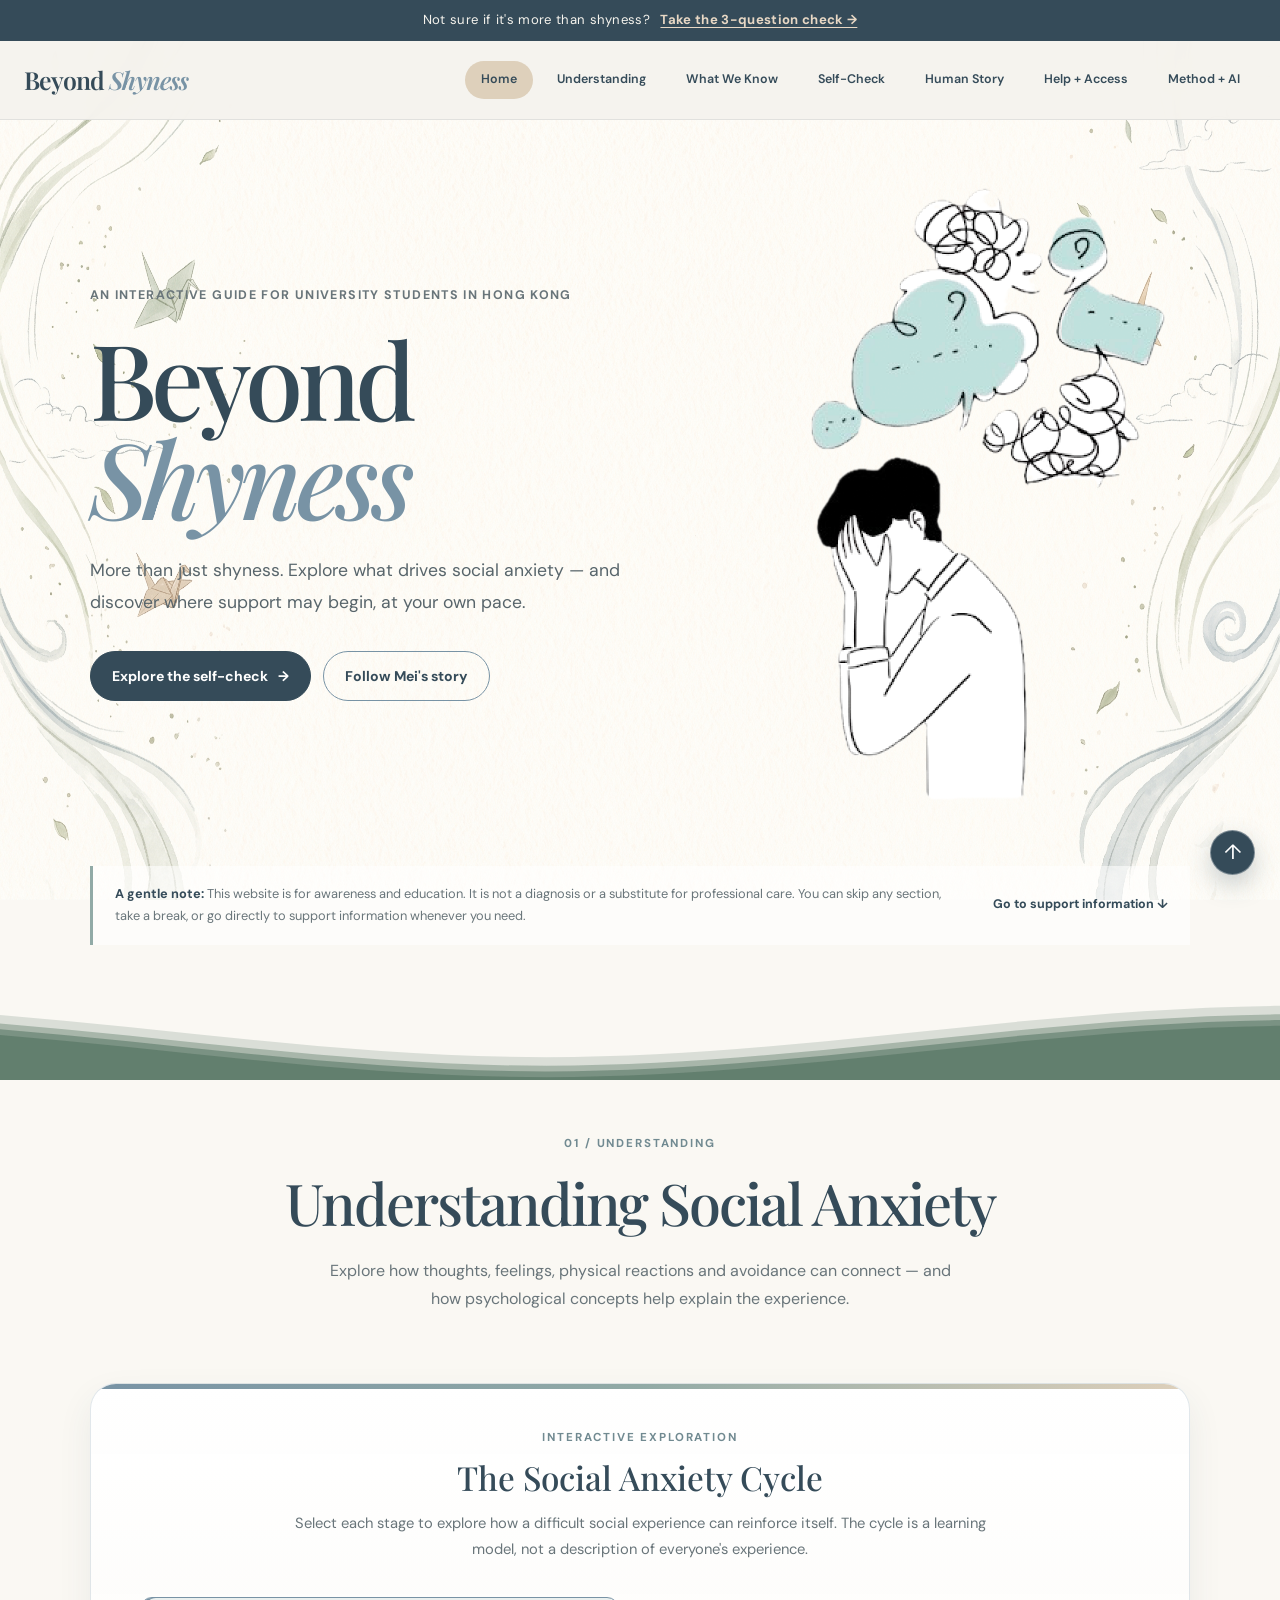
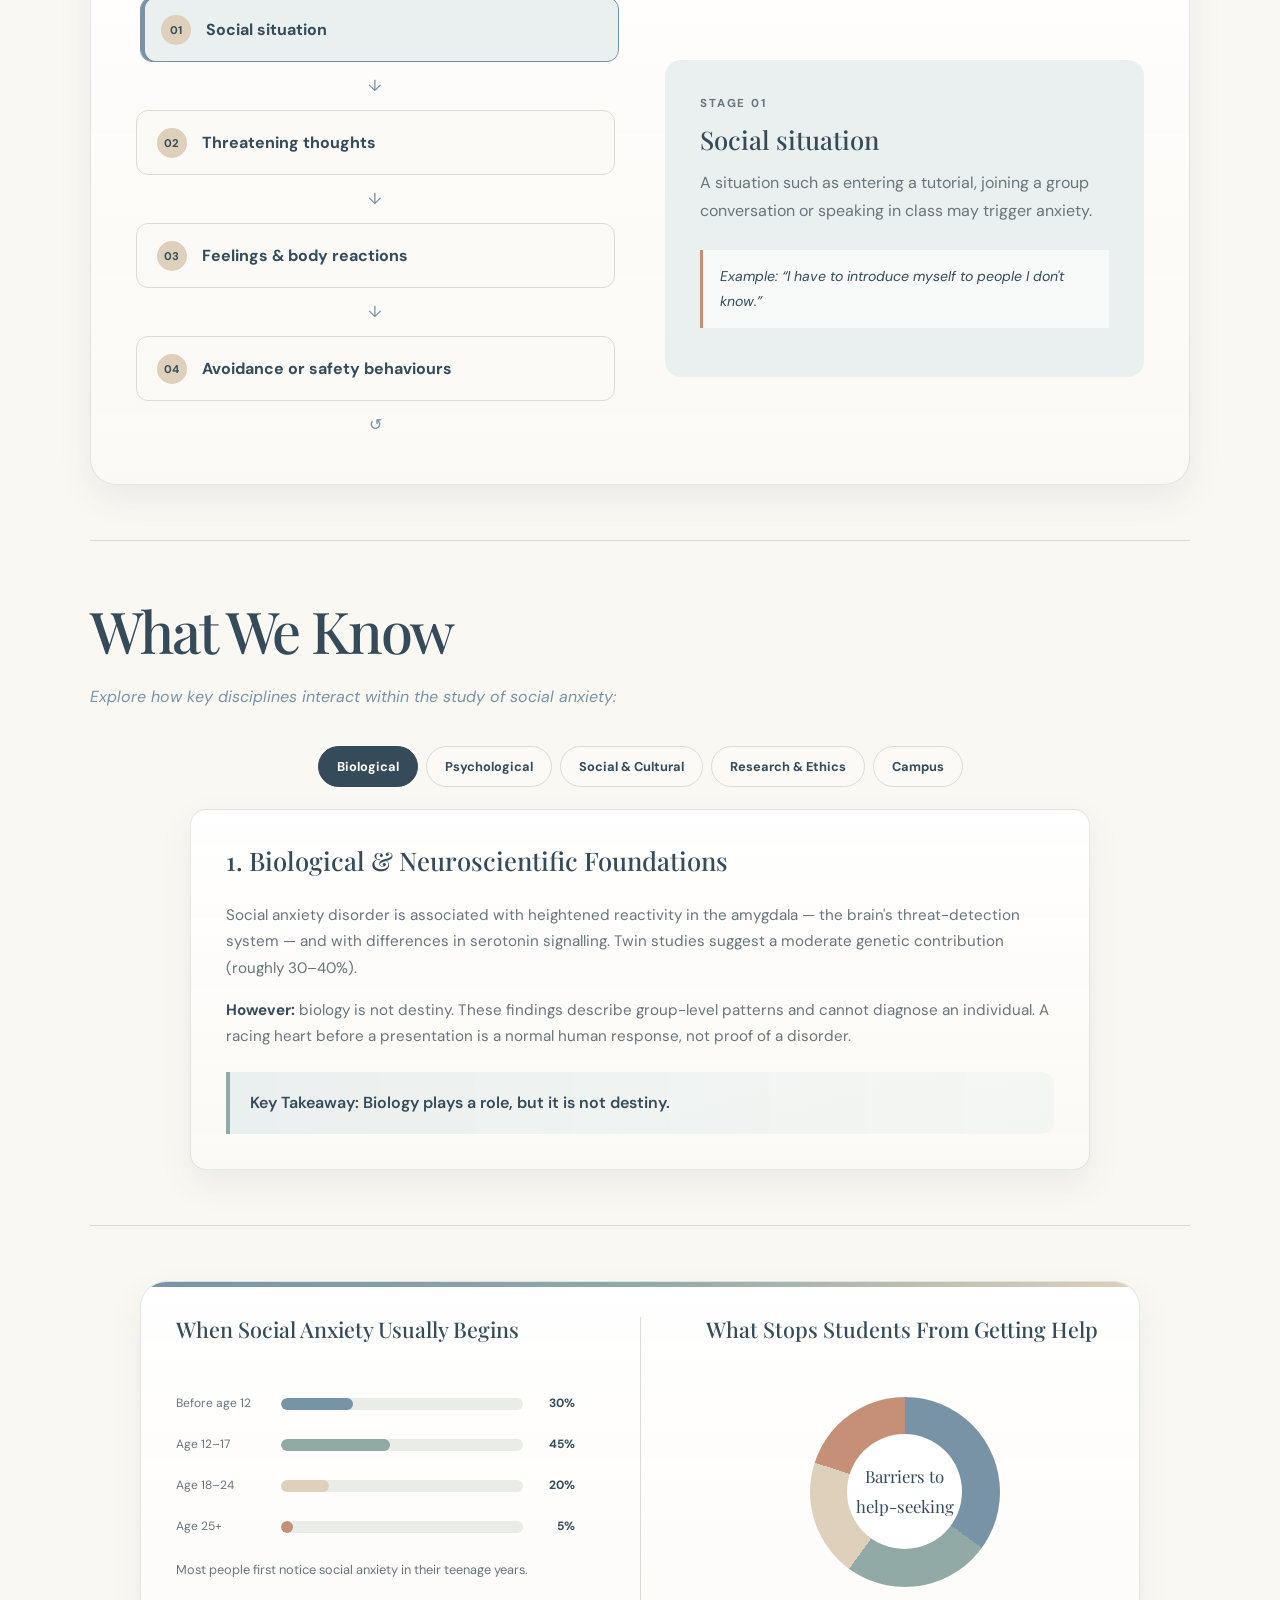
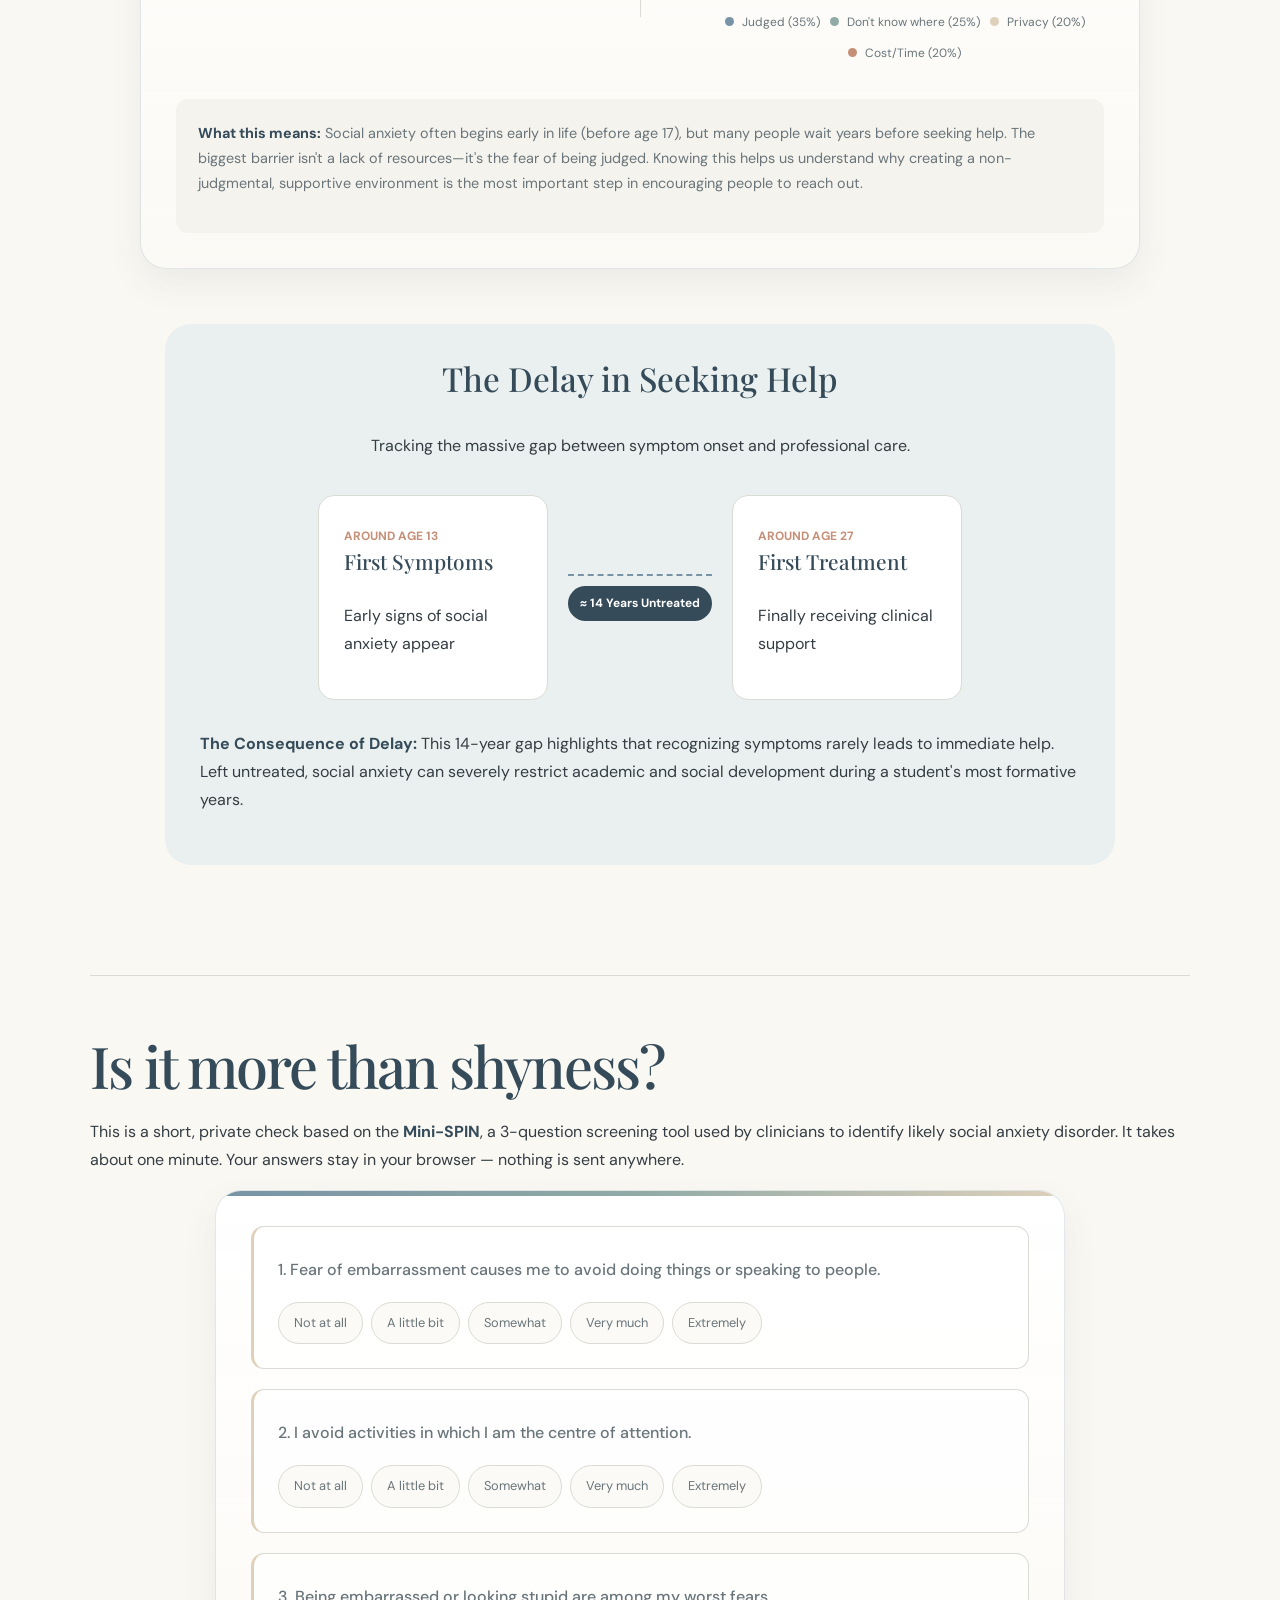
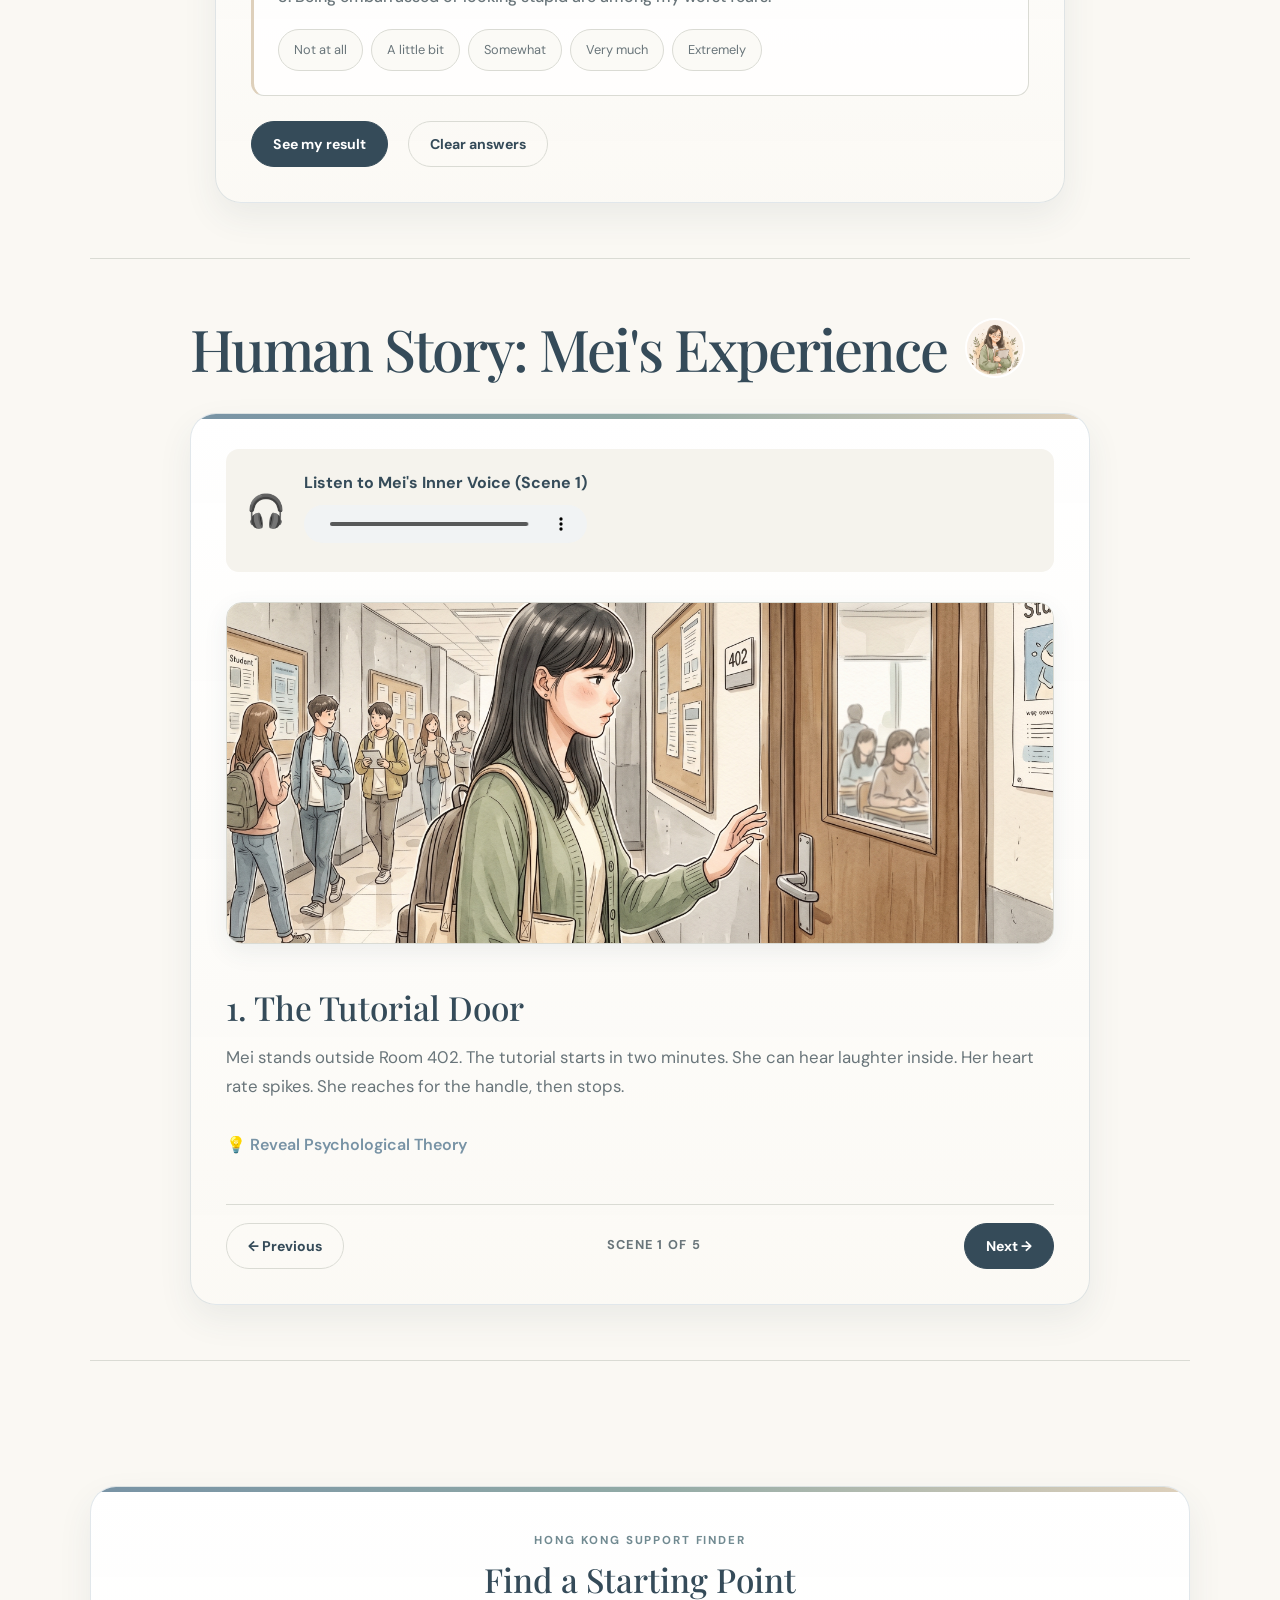
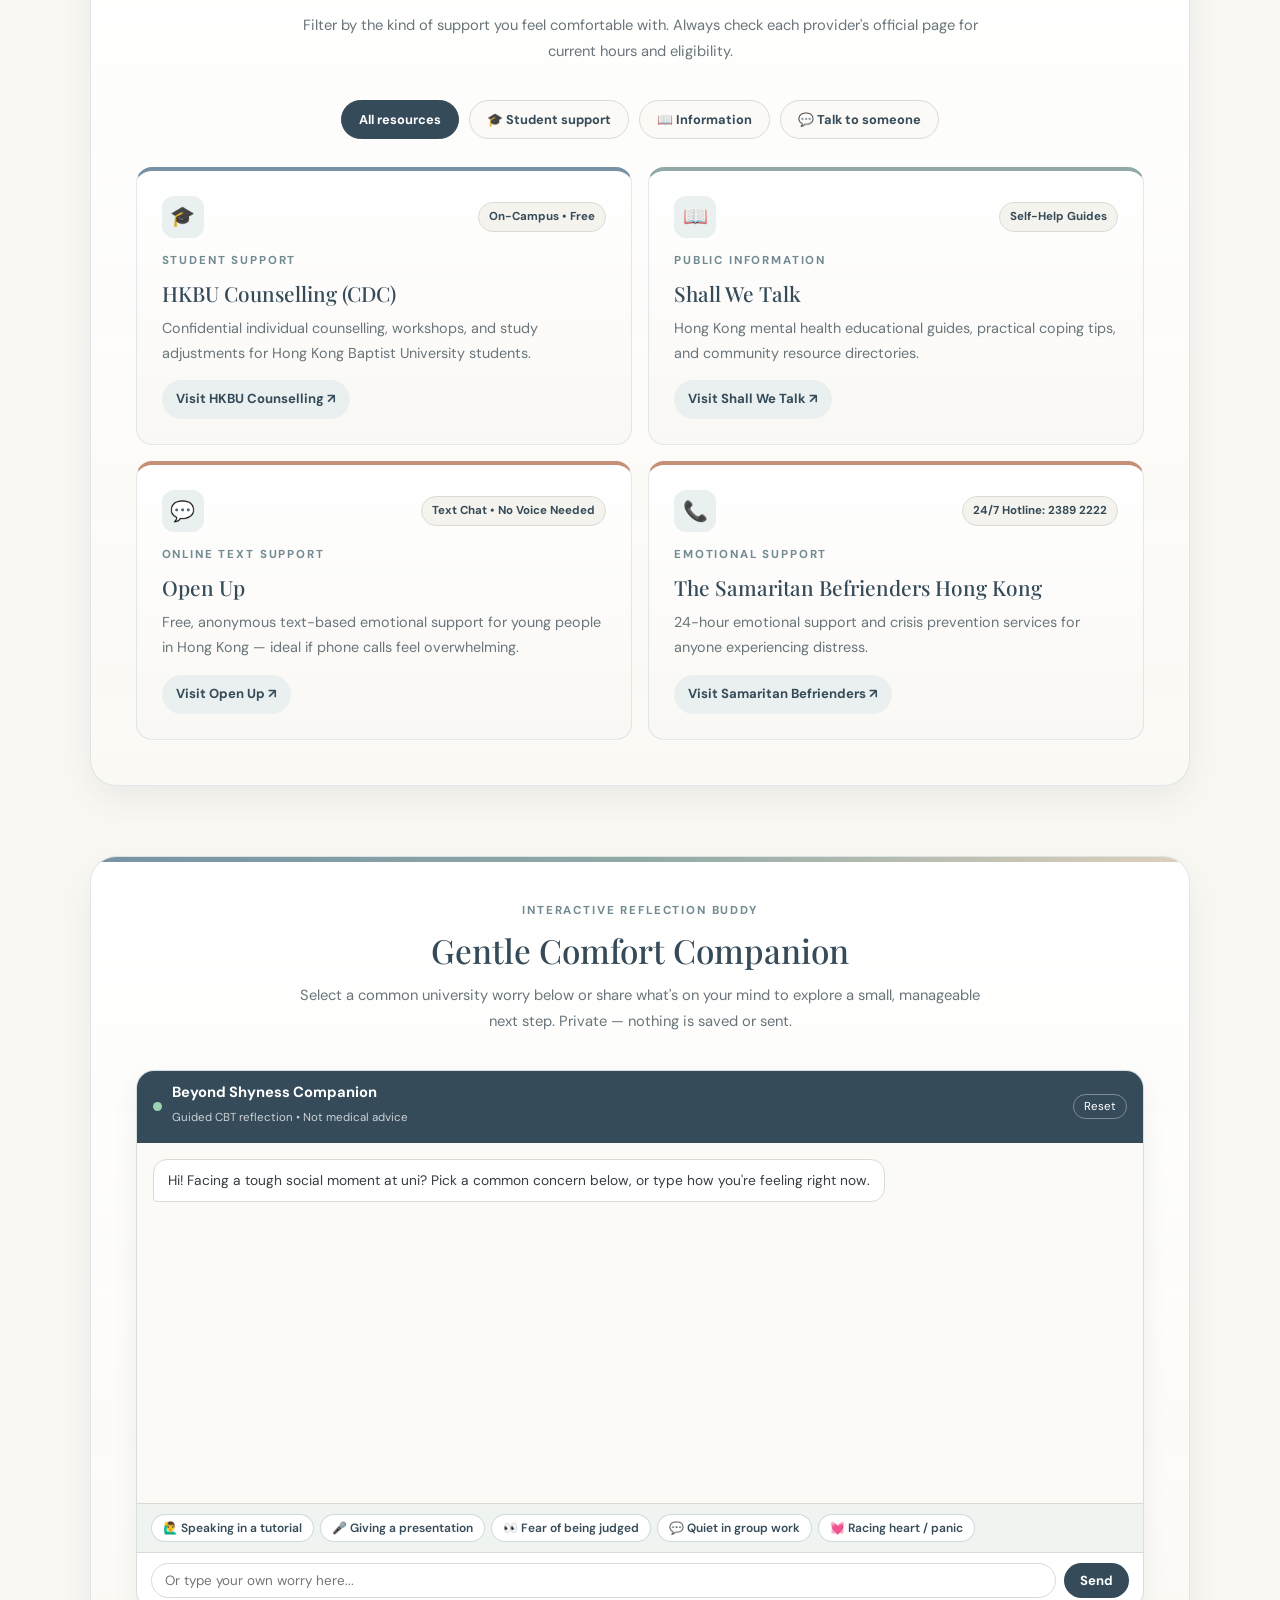
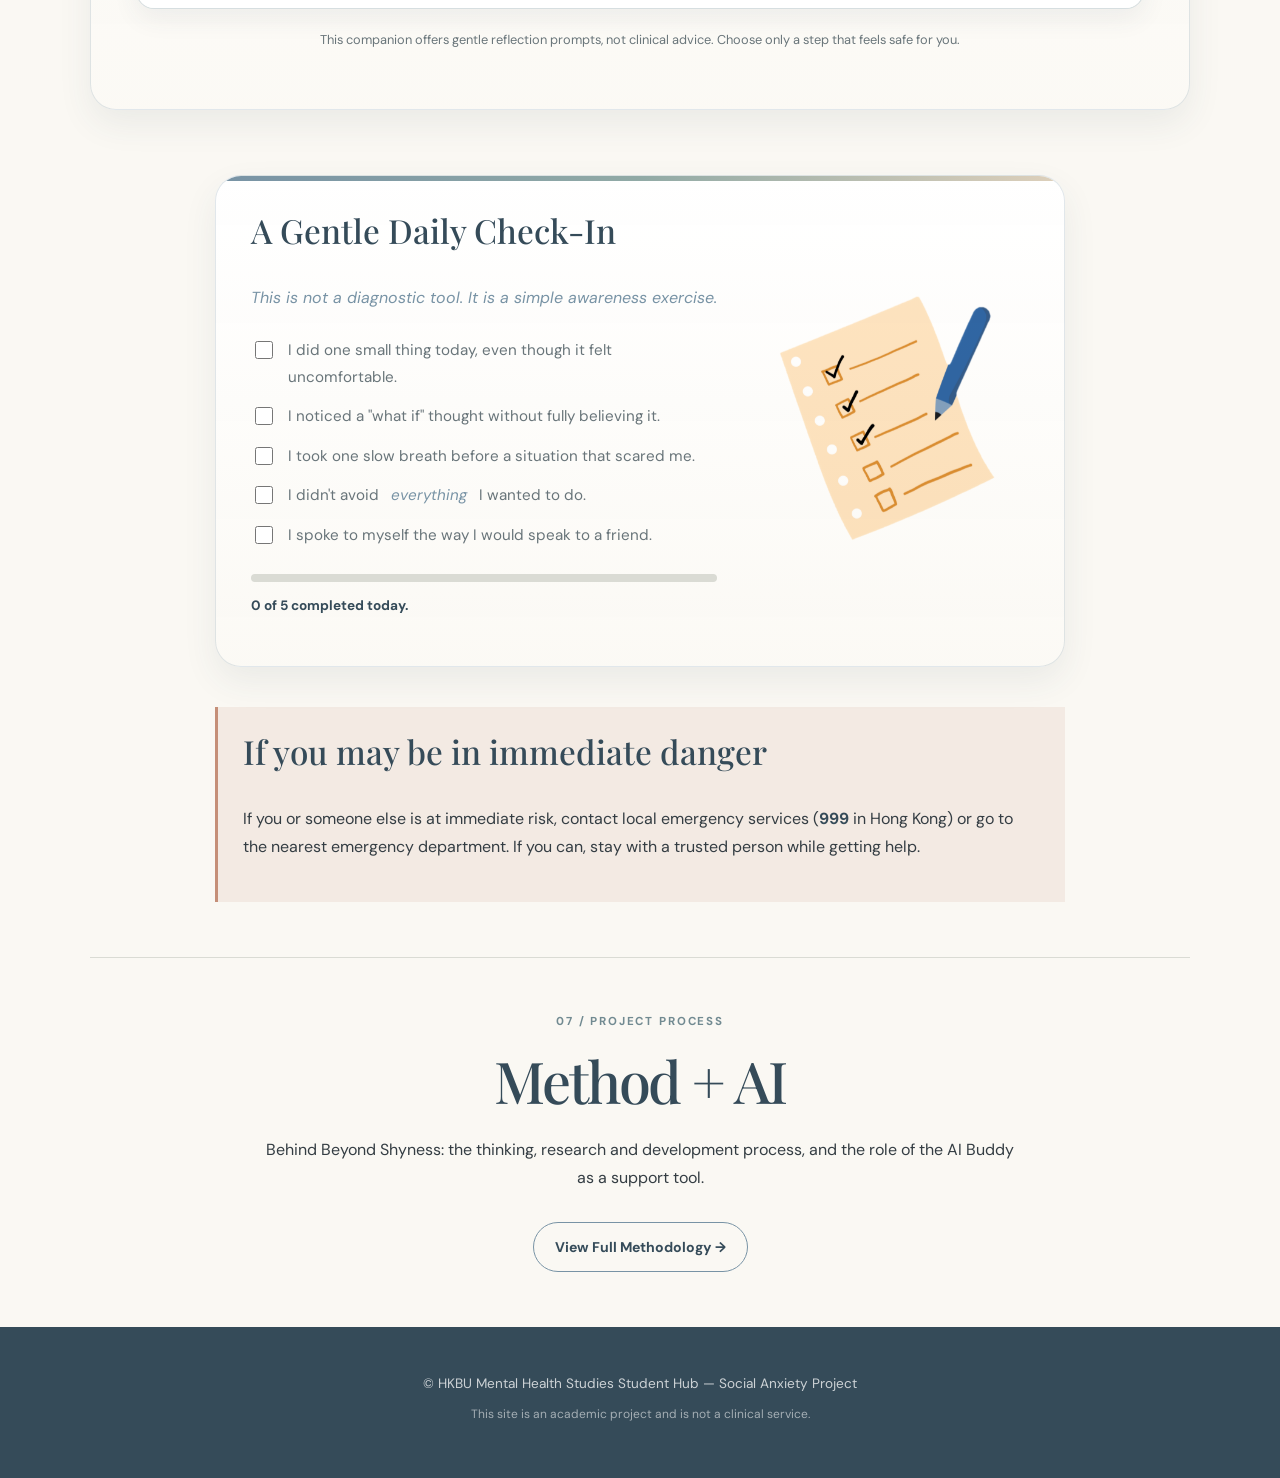
<file: index.html>
<!DOCTYPE html>
<html lang="en">
 <head>
  <meta charset="utf-8"/>
  <meta content="width=device-width, initial-scale=1.0" name="viewport"/>
  <title>Beyond Shyness &mdash; Understanding Social Anxiety</title>
  <meta content="An evidence-informed guide to social anxiety for university students in Hong Kong. Explore research, personal experiences and support." name="description"/>
  <link href="https://fonts.googleapis.com" rel="preconnect"/>
  <link crossorigin="" href="https://fonts.gstatic.com" rel="preconnect"/>
  <link href="https://fonts.googleapis.com/css2?family=DM+Sans:wght@400;500;600;700&family=Playfair+Display:ital,wght@0,500;0,600;1,500;1,600&display=swap" rel="stylesheet"/>
  <link href="style.css?v=635" rel="stylesheet"/>
  <style>
    body {
      background-color: #FAF8F3 !important;
      background-image: url('bg-cranes-light.jpg') !important;
      background-size: 100% 100% !important;
      background-position: center center !important;
      background-attachment: fixed !important;
      background-repeat: no-repeat !important;
    }
    .hero-section, .ocean-waves, #understanding, #evidence, #check, #story, #help, .method-section {
      background: transparent !important;
    }
  </style>
 </head>
 <body>
  <div class="dust-motes-bg" aria-hidden="true">
    <span></span><span></span><span></span><span></span><span></span>
    <span></span><span></span><span></span><span></span><span></span>
  </div>
  <a class="skip-link" href="#main-content">Skip to content</a>
  <div aria-hidden="true" class="reading-progress"><span id="reading-progress-bar"></span></div>

  <!-- TOP BANNER -->
  <div class="top-banner">
   <p>Not sure if it's more than shyness? <a href="#check">Take the 3-question check &rarr;</a></p>
  </div>

  <!-- NAVIGATION (Pillow Style) -->
  <nav aria-label="Main navigation" id="main-nav">
   <div class="nav-inner">
    <a class="nav-brand" href="#home">Beyond <em>Shyness</em></a>
    <button aria-controls="main-nav-links" aria-expanded="false" class="nav-toggle" id="nav-toggle" type="button">☰ Menu</button>
    <div class="nav-links" id="main-nav-links">
     <a href="#home" class="active">Home</a>
     <a href="#understanding">Understanding</a>
     <a href="#evidence">What We Know</a>
     <a href="#check">Self-Check</a>
     <a href="#story">Human Story</a>
     <a href="#help">Help + Access</a>
     <a href="#method">Method + AI</a>
    </div>
   </div>
  </nav>

  <main id="main-content">
   <!-- 1. HOMEPAGE HERO -->
   <section class="hero-section" id="home">
    <div class="hero-grid">
     <div class="hero-copy">
      <p class="fiction-label">An interactive guide for university students in Hong Kong</p>
      <h1>Beyond<br/><em>Shyness</em></h1>
      <p class="hero-lede">More than just shyness. Explore what drives social anxiety &mdash; and discover where support may begin, at your own pace.</p>
      <div class="hero-buttons">
       <a class="btn-primary" href="#check">Explore the self-check <span aria-hidden="true">&rarr;</span></a>
       <a class="btn-secondary" href="#story">Follow Mei's story</a>
      </div>
     </div>
     <div class="hero-visual">
      <img src="hero-transparent.png" alt="Person holding their head with tangled thoughts and question bubbles above" class="hero-illustration"/>
     </div>
    </div>
    <aside class="hero-safety-note">
     <p><strong>A gentle note:</strong> This website is for awareness and education. It is not a diagnosis or a substitute for professional care. You can skip any section, take a break, or go directly to support information whenever you need.</p>
     <a href="#help">Go to support information &darr;</a>
    </aside>
   </section>

   <!-- 動態波浪 -->
   <div class="ocean-waves">
    <svg class="waves" preserveAspectRatio="none" shape-rendering="auto" viewBox="0 24 150 28" xmlns="http://www.w3.org/2000/svg" xmlns:xlink="http://www.w3.org/1999/xlink">
     <defs><path d="M-160 44c30 0 58-18 88-18s 58 18 88 18 58-18 88-18 58 18 88 18 v44h-352z" id="gentle-wave"></path></defs>
     <g class="parallax">
      <use fill="rgba(92, 122, 104, 0.2)" x="48" xlink:href="#gentle-wave" y="0"></use>
      <use fill="rgba(92, 122, 104, 0.4)" x="48" xlink:href="#gentle-wave" y="3"></use>
      <use fill="rgba(92, 122, 104, 0.6)" x="48" xlink:href="#gentle-wave" y="5"></use>
      <use fill="rgba(92, 122, 104, 0.8)" x="48" xlink:href="#gentle-wave" y="7"></use>
     </g>
    </svg>
   </div>

   <!-- 2. UNDERSTANDING (精简版：只保留互动循环) -->
   <section id="understanding">
    <div class="section-heading">
     <p class="section-kicker">01 / UNDERSTANDING</p>
     <h2>Understanding Social Anxiety</h2>
     <p>Explore how thoughts, feelings, physical reactions and avoidance can connect &mdash; and how psychological concepts help explain the experience.</p>
    </div>

    <div class="feature-block anxiety-cycle" id="interactive-cycle">
     <div class="feature-heading">
      <p class="section-kicker">INTERACTIVE EXPLORATION</p>
      <h3>The Social Anxiety Cycle</h3>
      <p>Select each stage to explore how a difficult social experience can reinforce itself. The cycle is a learning model, not a description of everyone's experience.</p>
     </div>
     <div class="cycle-layout">
      <div aria-label="Stages of the social anxiety cycle" class="cycle-map" role="group">
       <button aria-pressed="true" class="cycle-node is-active" data-cycle-step="situation" type="button"><span>01</span> Social situation</button>
       <span aria-hidden="true" class="cycle-connector">&darr;</span>
       <button aria-pressed="false" class="cycle-node" data-cycle-step="thoughts" type="button"><span>02</span> Threatening thoughts</button>
       <span aria-hidden="true" class="cycle-connector">&darr;</span>
       <button aria-pressed="false" class="cycle-node" data-cycle-step="feelings" type="button"><span>03</span> Feelings &amp; body reactions</button>
       <span aria-hidden="true" class="cycle-connector">&darr;</span>
       <button aria-pressed="false" class="cycle-node" data-cycle-step="avoidance" type="button"><span>04</span> Avoidance or safety behaviours</button>
       <span aria-hidden="true" class="cycle-connector">&olarr;</span>
      </div>
      <div aria-live="polite" class="cycle-explanation">
       <p class="detail-label" id="cycle-detail-number">STAGE 01</p>
       <h4 id="cycle-detail-title">Social situation</h4>
       <p id="cycle-detail-text">A situation such as entering a tutorial, joining a group conversation or speaking in class may trigger anxiety.</p>
       <p class="detail-example" id="cycle-detail-example">Example: &ldquo;I have to introduce myself to people I don't know.&rdquo;</p>
      </div>
     </div>
    </div>
   </section>

   <hr class="section-divider"/>

   <!-- 3. EVIDENCE (WHAT WE KNOW) -->
   <section id="evidence">
    <h2>What We Know</h2>
    <p><em>Explore how key disciplines interact within the study of social anxiety:</em></p>

    <div class="tabs-container" role="tablist">
     <button class="tab-button active" type="button" onclick="openTab(event, 'tab-1')">Biological</button>
     <button class="tab-button" type="button" onclick="openTab(event, 'tab-2')">Psychological</button>
     <button class="tab-button" type="button" onclick="openTab(event, 'tab-3')">Social &amp; Cultural</button>
     <button class="tab-button" type="button" onclick="openTab(event, 'tab-4')">Research &amp; Ethics</button>
     <button class="tab-button" type="button" onclick="openTab(event, 'tab-5')">Campus</button>
    </div>

    <div class="tab-content">
     <div class="tab-pane active" id="tab-1">
      <h3>1. Biological &amp; Neuroscientific Foundations</h3>
      <p>Social anxiety disorder is associated with heightened reactivity in the amygdala &mdash; the brain's threat-detection system &mdash; and with differences in serotonin signalling. Twin studies suggest a moderate genetic contribution (roughly 30&ndash;40%).</p>
      <p><strong>However:</strong> biology is not destiny. These findings describe group-level patterns and cannot diagnose an individual. A racing heart before a presentation is a normal human response, not proof of a disorder.</p>
      <div class="key-takeaway">Key Takeaway: Biology plays a role, but it is not destiny.</div>
     </div>
     <div class="tab-pane" id="tab-2">
      <h3>2. Psychological Theories &amp; Therapies</h3>
      <p>The leading model (Clark &amp; Wells, 1995) describes a cycle: a social situation triggers a negative self-image, attention turns inward, "safety behaviours" (avoiding eye contact, rehearsing sentences) are used, and afterwards the person replays the event and interprets it as failure. The cycle then strengthens.</p>
      <p>Cognitive Behavioural Therapy and graded exposure are the most strongly evidenced treatments. Therapy is not a one-size-fits-all solution, and its effectiveness depends heavily on access to care.</p>
      <div class="key-takeaway">Key Takeaway: Social anxiety is maintained by a cycle of negative thoughts and avoidance.</div>
     </div>
     <div class="tab-pane" id="tab-3">
      <h3>3. Social &amp; Cultural Factors</h3>
      <p>In Hong Kong, concerns around <em>face</em> (面子), family expectation, and academic competition can intensify the fear of being judged. The Hong Kong Mental Morbidity Survey found that most people with common mental disorders never seek professional help.</p>
      <p><strong>However:</strong> stigma does not act identically on everyone. Social anxiety is not "caused" by culture, and no cultural pattern can predict how a specific person will feel or act.</p>
      <div class="key-takeaway">Key Takeaway: Cultural pressures like 'face' can heighten the fear, but stigma affects everyone differently.</div>
     </div>
     <div class="tab-pane" id="tab-4">
      <h3>4. Research Methods &amp; Ethics</h3>
      <p>Screening tools such as the Mini-SPIN and the 17-item SPIN are validated for <em>screening</em>, not diagnosis. They trade sensitivity against specificity: some people who score above the threshold will not meet diagnostic criteria, and some who score below it will.</p>
      <p>Online self-screening raises real ethical questions &mdash; what happens to the data, how results are worded, and whether a score might frighten or falsely reassure someone. Responsible design means clear framing, no data collection, and a direct route to real support.</p>
      <div class="key-takeaway">Key Takeaway: Screening is not diagnosis. Privacy and clear framing are essential.</div>
     </div>
     <div class="tab-pane" id="tab-5">
      <h3>5. Campus &amp; Community Wellbeing</h3>
      <p>Universities are increasingly investing in counselling services, peer support networks, and reasonable adjustments &mdash; such as alternative assessment formats for students who find presentations disabling.</p>
      <p>While these programmes are valuable, they are not a substitute for professional clinical care when it is needed.</p>
      <div class="key-takeaway">Key Takeaway: Universities offer support, but they do not replace professional clinical care.</div>
     </div>
    </div>

    <hr class="inner-divider"/>

    <!-- CHARTS WITH ANIMATION -->
    <div class="combined-charts-wrapper is-visible">
     <div class="charts-row" style="display: flex; flex-direction: row; flex-wrap: nowrap;">
      <div class="chart-item" style="flex: 1; min-width: 0;">
       <h3>When Social Anxiety Usually Begins</h3>
       <div class="bar-chart">
        <div class="bar-row">
         <span class="bar-label">Before age 12</span>
         <div class="bar-track"><div class="bar-fill" data-width="30%" style="width: 30%;"></div></div>
         <span class="bar-value">30%</span>
        </div>
        <div class="bar-row">
         <span class="bar-label">Age 12&ndash;17</span>
         <div class="bar-track"><div class="bar-fill" data-width="45%" style="width: 45%;"></div></div>
         <span class="bar-value">45%</span>
        </div>
        <div class="bar-row">
         <span class="bar-label">Age 18&ndash;24</span>
         <div class="bar-track"><div class="bar-fill" data-width="20%" style="width: 20%;"></div></div>
         <span class="bar-value">20%</span>
        </div>
        <div class="bar-row">
         <span class="bar-label">Age 25+</span>
         <div class="bar-track"><div class="bar-fill" data-width="5%" style="width: 5%;"></div></div>
         <span class="bar-value">5%</span>
        </div>
       </div>
       <p class="chart-label">Most people first notice social anxiety in their teenage years.</p>
      </div>
      <div class="chart-divider-line" style="width: 1px; background: var(--line); margin: 0 30px;"></div>
      <div class="chart-item" style="flex: 1; min-width: 0;">
       <h3>What Stops Students From Getting Help</h3>
       <div aria-label="Barriers: fear of being judged 35%, not knowing where to go 25%, worry about privacy 20%, cost 20%." class="donut" role="img" style="opacity: 1; transform: scale(1);">
        <span class="donut-hole">Barriers to<br/>help-seeking</span>
       </div>
       <div class="donut-legend" style="display: flex; justify-content: center; flex-wrap: wrap; gap: 10px;">
        <span><span class="legend-dot" style="background: var(--dusty-blue);"></span> Judged (35%)</span>
        <span><span class="legend-dot" style="background: var(--muted-teal);"></span> Don't know where (25%)</span>
        <span><span class="legend-dot" style="background: var(--warm-sand);"></span> Privacy (20%)</span>
        <span><span class="legend-dot" style="background: var(--terracotta);"></span> Cost/Time (20%)</span>
       </div>
      </div>
     </div>

     <div class="chart-insight">
      <p><strong>What this means:</strong> Social anxiety often begins early in life (before age 17), but many people wait years before seeking help. The biggest barrier isn't a lack of resources&mdash;it's the fear of being judged. Knowing this helps us understand why creating a non-judgmental, supportive environment is the most important step in encouraging people to reach out.</p>
     </div>
    </div>

    <div class="gap-bridge-wrapper">
     <div class="gap-header">
      <h3>The Delay in Seeking Help</h3>
      <p>Tracking the massive gap between symptom onset and professional care.</p>
     </div>
     <div class="bridge-container">
      <div class="bridge-card start">
       <span class="bridge-age">Around Age 13</span>
       <h4>First Symptoms</h4>
       <p>Early signs of social anxiety appear</p>
      </div>
      <div class="bridge-connector">
       <div class="bridge-line"></div>
       <div class="bridge-badge">&asymp; 14 Years Untreated</div>
      </div>
      <div class="bridge-card end">
       <span class="bridge-age">Around Age 27</span>
       <h4>First Treatment</h4>
       <p>Finally receiving clinical support</p>
      </div>
     </div>
     <div style="margin-top: 30px;">
      <p><strong>The Consequence of Delay:</strong> This 14-year gap highlights that recognizing symptoms rarely leads to immediate help. Left untreated, social anxiety can severely restrict academic and social development during a student's most formative years.</p>
     </div>
    </div>
   </section>

   <hr class="section-divider"/>

   <!-- 4. SELF-CHECK -->
   <section id="check">
    <h2>Is it more than shyness?</h2>
    <p>This is a short, private check based on the <strong>Mini-SPIN</strong>, a 3-question screening tool used by clinicians to identify likely social anxiety disorder. It takes about one minute. Your answers stay in your browser &mdash; nothing is sent anywhere.</p>

    <div class="check-card">
     <form id="spin-form">
      <div class="spin-question">
       <p>1. Fear of embarrassment causes me to avoid doing things or speaking to people.</p>
       <div class="spin-options">
        <label class="opt"><input name="q1" type="radio" value="0"/><span class="opt-pill">Not at all</span></label>
        <label class="opt"><input name="q1" type="radio" value="1"/><span class="opt-pill">A little bit</span></label>
        <label class="opt"><input name="q1" type="radio" value="2"/><span class="opt-pill">Somewhat</span></label>
        <label class="opt"><input name="q1" type="radio" value="3"/><span class="opt-pill">Very much</span></label>
        <label class="opt"><input name="q1" type="radio" value="4"/><span class="opt-pill">Extremely</span></label>
       </div>
      </div>
      <div class="spin-question">
       <p>2. I avoid activities in which I am the centre of attention.</p>
       <div class="spin-options">
        <label class="opt"><input name="q2" type="radio" value="0"/><span class="opt-pill">Not at all</span></label>
        <label class="opt"><input name="q2" type="radio" value="1"/><span class="opt-pill">A little bit</span></label>
        <label class="opt"><input name="q2" type="radio" value="2"/><span class="opt-pill">Somewhat</span></label>
        <label class="opt"><input name="q2" type="radio" value="3"/><span class="opt-pill">Very much</span></label>
        <label class="opt"><input name="q2" type="radio" value="4"/><span class="opt-pill">Extremely</span></label>
       </div>
      </div>
      <div class="spin-question">
       <p>3. Being embarrassed or looking stupid are among my worst fears.</p>
       <div class="spin-options">
        <label class="opt"><input name="q3" type="radio" value="0"/><span class="opt-pill">Not at all</span></label>
        <label class="opt"><input name="q3" type="radio" value="1"/><span class="opt-pill">A little bit</span></label>
        <label class="opt"><input name="q3" type="radio" value="2"/><span class="opt-pill">Somewhat</span></label>
        <label class="opt"><input name="q3" type="radio" value="3"/><span class="opt-pill">Very much</span></label>
        <label class="opt"><input name="q3" type="radio" value="4"/><span class="opt-pill">Extremely</span></label>
       </div>
      </div>
     </form>
     <div class="check-actions">
      <button class="btn-primary" type="button" onclick="scoreSPIN(event)">See my result</button>
      <button class="btn-ghost" type="button" onclick="resetSPIN(event)">Clear answers</button>
     </div>
     <div aria-live="polite" class="spin-result" id="spin-result"></div>
    </div>
   </section>

   <hr class="section-divider"/>

   <!-- 5. HUMAN STORY -->
   <section id="story">
    <div class="story-title-container">
     <h2>Human Story: Mei's Experience</h2>
     <img alt="Mei" class="mei-title-avatar" src="mei.jpg"/>
    </div>
    <div class="audio-story-wrapper">
     <div class="audio-player-container">
      <div>🎧</div>
      <div>
       <p>Listen to Mei's Inner Voice (Scene <span id="audio-scene-num">1</span>)</p>
       <audio controls="" id="story-audio">
        <source src="scene1.mp3" type="audio/mpeg"/>
       </audio>
      </div>
     </div>
     <div class="story-illustration-box">
      <img src="scene1.jpg" alt="Mei's story illustration" id="story-scene-img" />
     </div>
     <div class="scene-text-area">
      <div class="scene active" id="scene-1">
       <h3>1. The Tutorial Door</h3>
       <p class="scene-description">Mei stands outside Room 402. The tutorial starts in two minutes. She can hear laughter inside. Her heart rate spikes. She reaches for the handle, then stops.</p>
       <button type="button" class="theory-trigger" onclick="toggleTheory('theory-1')" style="background:none; border:none; padding:0; cursor:pointer; color: var(--dusty-blue); font-weight: 600; margin-top: 15px;">💡 Reveal Psychological Theory</button>
       <div class="theory-content" id="theory-1"><strong>Theory link:</strong> Amygdala activation triggers a physical 'fight or flight' response before any real threat exists.</div>
      </div>
      <div class="scene" id="scene-2">
       <h3>2. The Group Chat</h3>
       <p class="scene-description">Later, the project group chat pings: <em>"Who wants to present?"</em> Mei types: <em>"I can do the intro."</em> She looks at the words. Deletes them. Closes the app.</p>
       <button type="button" class="theory-trigger" onclick="toggleTheory('theory-2')" style="background:none; border:none; padding:0; cursor:pointer; color: var(--dusty-blue); font-weight: 600; margin-top: 15px;">💡 Reveal Psychological Theory</button>
       <div class="theory-content" id="theory-2"><strong>Theory link:</strong> Deleting the message is a 'safety behaviour'. It brings immediate relief but reinforces the cycle of avoidance.</div>
      </div>
      <div class="scene" id="scene-3">
       <h3>3. The Spotlight</h3>
       <p class="scene-description">In class, the tutor asks Mei for her view on the reading. The room goes quiet. She has a split second to decide.</p>
      </div>
      <div class="choice-ui" id="choice-ui" style="display: none; margin-top: 20px; padding: 20px; background: #EAF0EF; border-radius: 12px; text-align: center;">
       <p style="font-weight: bold; margin-bottom: 15px;">What does Mei do?</p>
       <div style="display: flex; gap: 15px; justify-content: center;">
        <button class="btn-primary" type="button" onclick="makeChoice('speak')">Speak up</button>
        <button class="btn-ghost" type="button" onclick="makeChoice('quiet')">Stay quiet</button>
       </div>
      </div>
      <div class="scene" id="scene-4">
       <h3>4. The Aftermath</h3>
       <p class="scene-description" id="scene-4-text">She says something short, hears her own voice too loudly, and spends the next twenty minutes replaying it.</p>
       <button type="button" class="theory-trigger" onclick="toggleTheory('theory-4')" style="background:none; border:none; padding:0; cursor:pointer; color: var(--dusty-blue); font-weight: 600; margin-top: 15px;">💡 Reveal Psychological Theory</button>
       <div class="theory-content" id="theory-4"><strong>Theory link:</strong> 'Post-event processing' is when people replay social events, focusing only on perceived flaws.</div>
      </div>
      <div class="scene" id="scene-5">
       <h3>5. A Small Step</h3>
       <p class="scene-description">Mei talks to a friend after class. "Crowds are hard for me," she says. Her friend just nods. It wasn't a disaster. It was a small, safe step.</p>
      </div>
     </div>
     <div class="story-controls">
      <button class="btn-ghost" type="button" onclick="changeScene(-1)">&larr; Previous</button>
      <span id="scene-indicator">SCENE 1 OF 5</span>
      <button class="btn-primary" type="button" onclick="changeScene(1)">Next &rarr;</button>
     </div>
    </div>
   </section>

   <hr class="section-divider"/>

   <!-- 6. HELP + ACCESS -->
   <section id="help">
    <div class="feature-block support-finder" id="support-finder">
     <div class="feature-heading">
      <p class="section-kicker">HONG KONG SUPPORT FINDER</p>
      <h3>Find a Starting Point</h3>
      <p>Filter by the kind of support you feel comfortable with. Always check each provider's official page for current hours and eligibility.</p>
     </div>

     <div aria-label="Filter support resources" class="support-filter" role="group" style="display: flex; justify-content: center; flex-wrap: wrap; gap: 10px; margin-bottom: 28px;">
      <button aria-pressed="true" class="filter-button is-active" data-support-filter="all" type="button" onclick="filterSupport('all', this)">All resources</button>
      <button aria-pressed="false" class="filter-button" data-support-filter="student" type="button" onclick="filterSupport('student', this)">🎓 Student support</button>
      <button aria-pressed="false" class="filter-button" data-support-filter="information" type="button" onclick="filterSupport('information', this)">📖 Information</button>
      <button aria-pressed="false" class="filter-button" data-support-filter="talk" type="button" onclick="filterSupport('talk', this)">💬 Talk to someone</button>
     </div>

     <div class="support-finder-grid">
      <article class="support-finder-card" data-support-category="student">
       <div class="support-card-top">
        <span class="support-icon-badge">🎓</span>
        <span class="support-tag">On-Campus &bull; Free</span>
       </div>
       <p class="detail-label">STUDENT SUPPORT</p>
       <h4>HKBU Counselling (CDC)</h4>
       <p>Confidential individual counselling, workshops, and study adjustments for Hong Kong Baptist University students.</p>
       <a href="https://sa.hkbu.edu.hk/cdc" rel="noopener noreferrer" target="_blank">Visit HKBU Counselling &nearrow;</a>
      </article>

      <article class="support-finder-card" data-support-category="information">
       <div class="support-card-top">
        <span class="support-icon-badge">📖</span>
        <span class="support-tag">Self-Help Guides</span>
       </div>
       <p class="detail-label">PUBLIC INFORMATION</p>
       <h4>Shall We Talk</h4>
       <p>Hong Kong mental health educational guides, practical coping tips, and community resource directories.</p>
       <a href="https://www.shallwetalk.hk/" rel="noopener noreferrer" target="_blank">Visit Shall We Talk &nearrow;</a>
      </article>

      <article class="support-finder-card" data-support-category="talk">
       <div class="support-card-top">
        <span class="support-icon-badge">💬</span>
        <span class="support-tag">Text Chat &bull; No Voice Needed</span>
       </div>
       <p class="detail-label">ONLINE TEXT SUPPORT</p>
       <h4>Open Up</h4>
       <p>Free, anonymous text-based emotional support for young people in Hong Kong — ideal if phone calls feel overwhelming.</p>
       <a href="https://www.openup.hk/" rel="noopener noreferrer" target="_blank">Visit Open Up &nearrow;</a>
      </article>

      <article class="support-finder-card" data-support-category="talk">
       <div class="support-card-top">
        <span class="support-icon-badge">📞</span>
        <span class="support-tag">24/7 Hotline: 2389 2222</span>
       </div>
       <p class="detail-label">EMOTIONAL SUPPORT</p>
       <h4>The Samaritan Befrienders Hong Kong</h4>
       <p>24-hour emotional support and crisis prevention services for anyone experiencing distress.</p>
       <a href="https://www.sbhk.org.hk/" rel="noopener noreferrer" target="_blank">Visit Samaritan Befrienders &nearrow;</a>
      </article>
     </div>
    </div>

    <div class="feature-block comfort-planner" id="comfort-planner">
     <div class="feature-heading">
      <p class="section-kicker">INTERACTIVE REFLECTION BUDDY</p>
      <h3>Gentle Comfort Companion</h3>
      <p>Select a common university worry below or share what's on your mind to explore a small, manageable next step. Private &mdash; nothing is saved or sent.</p>
     </div>

     <div class="planner-split-layout">
      <div class="embedded-chat-box">
       <div class="embedded-chat-header">
        <span class="bot-status-dot"></span>
        <div>
         <strong>Beyond Shyness Companion</strong>
         <small>Guided CBT reflection &bull; Not medical advice</small>
        </div>
        <button type="button" class="chat-reset-btn" onclick="resetPlannerChat()">Reset</button>
       </div>

       <div class="embedded-chat-messages" id="planner-chat-messages" aria-live="polite">
        <div class="p-msg bot">
         Hi! Facing a tough social moment at uni? Pick a common concern below, or type how you're feeling right now.
        </div>
       </div>

       <div class="embedded-quick-chips" id="planner-quick-chips">
        <button type="button" data-concern="tutorial">🙋‍♂️ Speaking in a tutorial</button>
        <button type="button" data-concern="presentation">🎤 Giving a presentation</button>
        <button type="button" data-concern="judgment">👀 Fear of being judged</button>
        <button type="button" data-concern="groupwork">💬 Quiet in group work</button>
        <button type="button" data-concern="physical">💓 Racing heart / panic</button>
       </div>

       <form class="embedded-chat-form" id="planner-chat-form">
        <input type="text" id="planner-chat-input" placeholder="Or type your own worry here..." autocomplete="off" />
        <button type="submit">Send</button>
       </form>
      </div>
     </div>

     <p class="planner-note">This companion offers gentle reflection prompts, not clinical advice. Choose only a step that feels safe for you.</p>
    </div>

    <div class="self-care-check">
     <div class="checkin-split-layout">
      <div class="checkin-content">
       <h3>A Gentle Daily Check-In</h3>
       <p><em>This is not a diagnostic tool. It is a simple awareness exercise.</em></p>
       <div class="checklist-container">
        <label class="check-item"><input class="daily-check" type="checkbox"/> I did one small thing today, even though it felt uncomfortable.</label>
        <label class="check-item"><input class="daily-check" type="checkbox"/> I noticed a "what if" thought without fully believing it.</label>
        <label class="check-item"><input class="daily-check" type="checkbox"/> I took one slow breath before a situation that scared me.</label>
        <label class="check-item"><input class="daily-check" type="checkbox"/> I didn't avoid <em>everything</em> I wanted to do.</label>
        <label class="check-item"><input class="daily-check" type="checkbox"/> I spoke to myself the way I would speak to a friend.</label>
       </div>
       <div class="progress-container"><div class="progress-bar" id="check-progress"></div></div>
       <p class="check-feedback" id="check-message">0 of 5 completed today.</p>
      </div>
      <div class="checkin-visual">
       <img src="daily%20check%20in.png" alt="Checklist with checked boxes and a blue pencil" style="mix-blend-mode: multiply; background: transparent; border: none; border-radius: 0; box-shadow: none;" />
      </div>
     </div>
    </div>

    <div class="safety-note">
     <h3>If you may be in immediate danger</h3>
     <p>If you or someone else is at immediate risk, contact local emergency services (<strong>999</strong> in Hong Kong) or go to the nearest emergency department. If you can, stay with a trusted person while getting help.</p>
    </div>
   </section>

   <hr class="section-divider"/>

   <!-- 7. METHOD + AI (极简版链接) -->
   <section class="method-section" id="method">
    <div class="section-heading">
     <p class="section-kicker">07 / PROJECT PROCESS</p>
     <h2>Method + AI</h2>
     <p>Behind Beyond Shyness: the thinking, research and development process, and the role of the AI Buddy as a support tool.</p>
     <div style="margin-top: 30px;">
      <a href="method.html" class="btn-secondary" target="_blank">View Full Methodology &rarr;</a>
     </div>
    </div>
   </section>
  </main>

  <footer>
   <div class="container">
    <p>&copy; HKBU Mental Health Studies Student Hub &mdash; Social Anxiety Project</p>
    <p class="footer-note">This site is an academic project and is not a clinical service.</p>
   </div>
  </footer>

  <a aria-label="Back to top" class="back-to-top" href="#home" id="backToTop">&uarr;</a>

  <!-- JAVASCRIPT -->
  <script>
    // Define global functions early so inline onclick handlers always work
    window.openTab = (evt, tabName) => {
      document.querySelectorAll(".tab-pane").forEach(tab => tab.classList.remove("active"));
      document.querySelectorAll(".tab-button").forEach(link => link.classList.remove("active"));
      const targetPane = document.getElementById(tabName);
      if (targetPane) targetPane.classList.add("active");
      if (evt && evt.currentTarget) evt.currentTarget.classList.add("active");
    };

    window.toggleTheory = (id) => {
      const content = document.getElementById(id);
      if (!content) return;
      const isVisible = window.getComputedStyle(content).display === "block";
      document.querySelectorAll(".theory-content").forEach(el => {
        el.style.display = "none";
      });
      content.style.display = isVisible ? "none" : "block";
    };

    window.resetSPIN = (e) => {
      if (e) e.preventDefault();
      const form = document.getElementById("spin-form");
      const out = document.getElementById("spin-result");
      if (form) form.reset();
      if (out) {
        out.innerHTML = "";
        out.classList.remove("show");
      }
    };

    window.scoreSPIN = (e) => {
      if (e) e.preventDefault();
      const form = document.getElementById("spin-form");
      const out = document.getElementById("spin-result");
      if (!form || !out) return;
      let total = 0;
      let answered = 0;

      for (let i = 1; i <= 3; i++) {
        const sel = form.querySelector(`input[name="q${i}"]:checked`);
        if (sel) { total += parseInt(sel.value, 10); answered++; }
      }
      if (answered < 3) {
        out.innerHTML = `<span class="spin-badge">ALMOST THERE</span><h3>One more step</h3><p>Please answer all three questions (${answered}/3 completed) to see your result.</p>`;
        out.classList.add("show");
        return;
      }

      const percent = Math.round((total / 12) * 100);
      let badge, heading, body, ringColor, zoneLabel;

      if (total >= 6) {
        badge = "ABOVE SCREENING THRESHOLD (6+)";
        heading = "Elevated Social Anxiety Signals";
        ringColor = "var(--terracotta)";
        zoneLabel = "Threshold zone (6–12)";
        body = `<p>Your answers are <strong>above the usual screening threshold</strong> (6 or more). This does not mean you have a diagnosis &mdash; only a qualified professional can decide that. It does mean it is worth talking to someone.</p><p>Social anxiety is one of the most treatable mental health conditions. You are not being dramatic, and you are not alone.</p><p><a href="#help" class="btn-primary" style="margin-top:15px;">See support options</a></p>`;
      } else if (total >= 3) {
        badge = "MILD / SITUATIONAL REFLECTION";
        heading = "Moderate Social Discomfort";
        ringColor = "var(--dusty-blue)";
        zoneLabel = "Mild zone (3–5)";
        body = `<p>Your answers are <strong>below the usual screening threshold</strong>, but you are noticing some discomfort in social situations. That is common, and it is still worth paying attention to.</p><p>If it starts to limit what you want to do &mdash; the societies you join, the questions you ask, the people you meet &mdash; consider speaking to a counsellor.</p>`;
      } else {
        badge = "LOW SCREENING SIGNALS";
        heading = "Minimal Social Anxiety Signals";
        ringColor = "var(--muted-teal)";
        zoneLabel = "Low zone (0–2)";
        body = `<p>Your answers suggest social anxiety is <strong>not currently a major concern</strong> for you. If that changes, or if you are worried about a friend, the support links below are always open.</p>`;
      }

      out.innerHTML = `
        <div class="spin-visual-header">
          <div class="spin-score-ring" style="--score-deg: ${percent * 3.6}deg; --ring-color: ${ringColor};">
            <div class="spin-score-inner">
              <strong>${total}</strong>
              <span>/ 12</span>
            </div>
          </div>
          <div class="spin-visual-summary">
            <span class="spin-badge">${badge}</span>
            <h3>${heading}</h3>
            <div class="spin-spectrum">
              <div class="spin-spectrum-bar">
                <span class="zone-low">0–2 Low</span>
                <span class="zone-mid">3–5 Mild</span>
                <span class="zone-high">6–12 Threshold</span>
              </div>
              <div class="spin-spectrum-marker" style="left: ${percent}%;"></div>
            </div>
            <small class="spin-zone-caption">Current range: <strong>${zoneLabel}</strong></small>
          </div>
        </div>
        ${body}
        <p style="font-size:0.8rem; margin-top:20px;"><strong>Remember:</strong> This is a screening tool, not a diagnosis. It cannot replace an assessment by a qualified professional.</p>
      `;
      out.classList.add("show");
    };

    let currentScene = 1;
    const totalScenes = 5;
    let meiChoice = null;

    window.changeScene = (direction) => {
      if (currentScene === 3 && direction === 1 && !meiChoice) {
        alert("Please choose an option for Mei first.");
        return;
      }
      const currentEl = document.getElementById("scene-" + currentScene);
      if (currentEl) currentEl.classList.remove("active");
      currentScene += direction;
      if (currentScene < 1) currentScene = 1;
      if (currentScene > totalScenes) currentScene = totalScenes;
      const newEl = document.getElementById("scene-" + currentScene);
      if (newEl) newEl.classList.add("active");
      const choiceUi = document.getElementById("choice-ui");
      if (choiceUi) choiceUi.style.display = currentScene === 3 ? "block" : "none";
      const indicator = document.getElementById("scene-indicator");
      if (indicator) indicator.innerText = `SCENE ${currentScene} OF ${totalScenes}`;
      const audioNum = document.getElementById("audio-scene-num");
      if (audioNum) audioNum.innerText = currentScene;

      try {
        const audioPlayer = document.getElementById("story-audio");
        if (audioPlayer) {
          audioPlayer.src = (currentScene === 4 && meiChoice)
            ? `scene4_${meiChoice}.mp3`
            : "scene" + currentScene + ".mp3";
          audioPlayer.load();
        }
      } catch (err) {
        // Ignore missing optional audio file errors during demo
      }

      const sceneImg = document.getElementById("story-scene-img");
      if (sceneImg) sceneImg.src = "scene" + currentScene + ".jpg";
      document.querySelectorAll(".theory-content").forEach(el => { el.style.display = "none"; });
    };

    window.makeChoice = (choice) => {
      meiChoice = choice;
      const scene4Text = document.getElementById("scene-4-text");
      if (scene4Text) {
        scene4Text.innerHTML = choice === "speak"
          ? "She says something short, hears her own voice too loudly, and spends the next twenty minutes replaying it. But she spoke. Later, she notices the pattern: the fear arrived before the moment, not during it."
          : "She stays quiet. The tutor moves on. She feels relief, but also regret. Later, she notices the pattern: the fear arrived before the moment, not during it.";
      }
      try {
        const audioPlayer = document.getElementById("story-audio");
        if (audioPlayer) {
          audioPlayer.src = choice === "speak" ? "scene4_speak.mp3" : "scene4_quiet.mp3";
          audioPlayer.load();
        }
      } catch (err) {}

      const s3 = document.getElementById("scene-3");
      const s4 = document.getElementById("scene-4");
      if (s3) s3.classList.remove("active");
      currentScene = 4;
      if (s4) s4.classList.add("active");
      const choiceUi = document.getElementById("choice-ui");
      if (choiceUi) choiceUi.style.display = "none";
      const indicator = document.getElementById("scene-indicator");
      if (indicator) indicator.innerText = "SCENE 4 OF 5";
      const audioNum = document.getElementById("audio-scene-num");
      if (audioNum) audioNum.innerText = 4;
      const sceneImg = document.getElementById("story-scene-img");
      if (sceneImg) sceneImg.src = "scene4.jpg";
    };

    window.filterSupport = (category, btn) => {
      document.querySelectorAll(".filter-button").forEach(b => {
        b.classList.remove("is-active");
        b.setAttribute("aria-pressed", "false");
      });
      if (btn) {
        btn.classList.add("is-active");
        btn.setAttribute("aria-pressed", "true");
      }
      document.querySelectorAll(".support-finder-card").forEach(card => {
        card.style.display = (category === "all" || card.getAttribute("data-support-category") === category)
          ? "flex"
          : "none";
      });
    };

    document.addEventListener("DOMContentLoaded", () => {
      // Ensure charts are always visible and animated
      const revealCharts = () => {
        const chartWrapper = document.querySelector(".combined-charts-wrapper");
        if (chartWrapper) {
          chartWrapper.classList.add("is-visible");
          chartWrapper.querySelectorAll(".bar-fill").forEach(bar => {
            const targetW = bar.getAttribute("data-width");
            if (targetW) bar.style.width = targetW;
          });
          const donut = chartWrapper.querySelector(".donut");
          if (donut) {
            donut.style.opacity = "1";
            donut.style.transform = "scale(1)";
          }
        }
      };
      revealCharts();
      window.addEventListener("scroll", revealCharts, { passive: true });

      // 1. Mobile Navigation
      const navToggle = document.getElementById("nav-toggle");
      const navLinks = document.getElementById("main-nav-links");
      if (navToggle && navLinks) {
        navToggle.addEventListener("click", () => {
          const isExpanded = navToggle.getAttribute("aria-expanded") === "true";
          navToggle.setAttribute("aria-expanded", !isExpanded);
          navLinks.classList.toggle("is-open");
        });
      }

      // 2. Reading Progress
      const progressBar = document.getElementById("reading-progress-bar");
      if (progressBar) {
        window.addEventListener("scroll", () => {
          const scrollTop = window.scrollY;
          const docHeight = document.documentElement.scrollHeight - window.innerHeight;
          const progress = docHeight > 0 ? (scrollTop / docHeight) * 100 : 0;
          progressBar.style.width = progress + "%";
        }, { passive: true });
      }

      // 3. Scroll Spy
      window.addEventListener("scroll", () => {
        let current = "";
        const sections = document.querySelectorAll("section");
        const scrollPosition = window.scrollY + 150;

        sections.forEach((section) => {
          const sectionTop = section.offsetTop;
          const sectionHeight = section.offsetHeight;
          if (scrollPosition >= sectionTop && scrollPosition < sectionTop + sectionHeight) {
            current = section.getAttribute("id");
          }
        });

        document.querySelectorAll(".nav-links a").forEach((link) => {
          link.classList.remove("active");
          if (link.getAttribute("href") === `#${current}`) {
            link.classList.add("active");
          }
        });
      }, { passive: true });

      // 4. Interactive Cycle
      const cycleData = {
        situation: { num: "01", title: "Social situation", text: "A situation such as entering a tutorial, joining a group conversation or speaking in class may trigger anxiety.", example: "Example: “I have to introduce myself to people I don't know.”" },
        thoughts: { num: "02", title: "Threatening thoughts", text: "You might imagine negative outcomes, such as being judged, embarrassing yourself, or being unable to speak.", example: "Example: “They will think I'm weird if I don't say anything.”" },
        feelings: { num: "03", title: "Feelings & body reactions", text: "Anxiety can show up physically (racing heart, sweating, shaking) and emotionally (fear, panic, dread).", example: "Example: Your heart pounds and your face feels hot." },
        avoidance: { num: "04", title: "Avoidance or safety behaviours", text: "To reduce discomfort, you might avoid the situation or use subtle safety behaviours that prevent you from testing your fears.", example: "Example: Looking at your phone to avoid eye contact, or deciding not to go." }
      };
      const cycleNodes = document.querySelectorAll(".cycle-node");
      const cycleDetailNum = document.getElementById("cycle-detail-number");
      const cycleDetailTitle = document.getElementById("cycle-detail-title");
      const cycleDetailText = document.getElementById("cycle-detail-text");
      const cycleDetailExample = document.getElementById("cycle-detail-example");

      cycleNodes.forEach(node => {
        node.addEventListener("click", () => {
          cycleNodes.forEach(n => { n.classList.remove("is-active"); n.setAttribute("aria-pressed", "false"); });
          node.classList.add("is-active");
          node.setAttribute("aria-pressed", "true");
          const step = node.getAttribute("data-cycle-step");
          const data = cycleData[step];
          if (data && cycleDetailTitle) {
            cycleDetailNum.textContent = "STAGE " + data.num;
            cycleDetailTitle.textContent = data.title;
            cycleDetailText.textContent = data.text;
            cycleDetailExample.textContent = data.example;
          }
        });
      });

      // 10. Interactive Comfort Companion
      const pMessages = document.getElementById("planner-chat-messages");
      const pChips = document.getElementById("planner-quick-chips");
      const pForm = document.getElementById("planner-chat-form");
      const pInput = document.getElementById("planner-chat-input");

      const concernDatabase = {
        tutorial: {
          reply: `Tutorials can feel intense when the room goes quiet.<br/><br/><strong>Try this small step:</strong> Before class, jot down <em>one single sentence</em> or a simple question on your notes. Sharing even one brief thought breaks the ice.`
        },
        presentation: {
          reply: `Presentations trigger the "spotlight effect" — it feels like everyone is analysing every word.<br/><br/><strong>Try this small step:</strong> Focus on making eye contact with just <em>one</em> friendly classmate or looking slightly above the back row, and pause for a slow breath between slides.`
        },
        judgment: {
          reply: `Worrying about "losing face" (面子) or sounding awkward is exhausting, and very common among HK students.<br/><br/><strong>Try this gentle reframe:</strong> Most classmates are busy worrying about their own performance. Ask yourself: <em>"Would I judge a friend if they paused or stumbled?"</em>`
        },
        groupwork: {
          reply: `Jumping into a fast-moving group chat or discussion can feel overwhelming.<br/><br/><strong>Try this small step:</strong> Start with a low-pressure role — offer to take notes, organize the slides, or message one groupmate first with a simple <em>"Hey, what do you think about...?"</em>`
        },
        physical: {
          reply: `A pounding heart or sweaty palms is just your amygdala's false alarm — uncomfortable, but completely safe.<br/><br/><strong>Try this right now:</strong> Do a <strong>4-4-6 breath</strong> (inhale 4s, hold 4s, exhale slowly for 6s) and press your feet firmly into the floor to ground yourself.`
        }
      };

      const pickRandom = (arr) => arr[Math.floor(Math.random() * arr.length)];

      const appendPlannerMsg = (html, type) => {
        if (!pMessages) return;
        const msg = document.createElement("div");
        msg.className = "p-msg " + type;
        msg.innerHTML = html;
        pMessages.appendChild(msg);
        pMessages.scrollTop = pMessages.scrollHeight;
      };

      const getSmartChatReply = (userText) => {
        const t = userText.toLowerCase().trim();

        if (/(suicide|suicidal|kill myself|hurt myself|self[- ]?harm|end my life|end it all|want to die|wanna die|better off dead|no reason to live|give up on life|自殺|想死|界手|割脈|唔想活|了結)/.test(t)) {
          return `<div class="crisis-alert-box">
            <strong>⚠️ You don't have to carry this alone.</strong><br/>
            If you are in immediate danger in Hong Kong, please call <strong>999</strong> or go to the nearest A&amp;E right away.<br/><br/>
            <strong>Free, confidential 24/7 support in HK:</strong><br/>
            &bull; <a href="https://www.openup.hk/" target="_blank" rel="noopener noreferrer">Open Up (24/7 Online Text Support) ↗</a><br/>
            &bull; <a href="https://www.sbhk.org.hk/" target="_blank" rel="noopener noreferrer">Samaritan Befrienders HK (Tel: 2389 2222) ↗</a><br/>
            &bull; <a href="https://sa.hkbu.edu.hk/cdc" target="_blank" rel="noopener noreferrer">HKBU Counselling (CDC) ↗</a>
          </div>`;
        }

        if (/(loneliness|lonely|so alone|isolated|nobody cares|no one cares|hopeless|helpless|worthless|depressed|depression|overwhelmed|can't cope|cannot cope|breakdown|cry|sad|down|孤單|寂寞|無人理|絕望|頂唔順|崩潰|唔開心)/.test(t)) {
          return `I'm really sorry you're feeling this way right now. Experiencing loneliness or feeling overwhelmed at university can be deeply painful — please know you don't have to go through it by yourself. 💙<br/><br/>
          If you'd like to talk or text with someone who understands, here are safe, confidential support options in Hong Kong:<br/>
          &bull; <a href="https://sa.hkbu.edu.hk/cdc" target="_blank" rel="noopener noreferrer">HKBU Counselling &amp; Development Centre (CDC) ↗</a><br/>
          &bull; <a href="https://www.openup.hk/" target="_blank" rel="noopener noreferrer">Open Up (Free Online Text Chat) ↗</a><br/>
          &bull; <a href="https://www.shallwetalk.hk/" target="_blank" rel="noopener noreferrer">Shall We Talk (HK Mental Health Resources) ↗</a><br/><br/>
          Or if you prefer, we can just keep chatting right here at your own pace.`;
        }

        if (/^(hi|hello|hey|yo|morning|afternoon|evening|哈囉|你好|嗨)\b/.test(t)) {
          return pickRandom([
            `Hey there! 👋 How is your day going so far? Feel free to just chat or share whatever is on your mind.`,
            `Hi! So glad you stopped by. How are you feeling today — busy with uni, or just taking a breather?`
          ]);
        }

        if (/(how are you|how's it going|what's up|who are you|點樣|你好嗎)/.test(t)) {
          return `I'm doing well, thank you for asking! ☕ I'm here as a calm, judgment-free space whenever you want to chat or sort through your thoughts. How are <em>you</em> holding up today?`;
        }

        if (/(tired|exhausted|sleepy|burnout|drained|no energy|攰|好累|想訓)/.test(t)) {
          return pickRandom([
            `Uni life in Hong Kong can really drain your battery. 🔋 Have you been getting enough rest lately, or are deadlines piling up?`,
            `It sounds like you've been carrying a lot. Sometimes the most productive thing you can do is grab a warm drink and take 10 minutes off without guilt.`
          ]);
        }

        if (/(stress|busy|deadline|exam|assignment|fyp|midterm|study|壓力|功課|考試)/.test(t)) {
          return `Deadlines and coursework can feel heavy, especially when social expectations are layered on top. 📚 Want to break things down into one tiny task, or just vent for a moment?`;
        }

        if (/(good|great|happy|better|proud|did it|managed|relief|開心|做到|好返)/.test(t)) {
          return pickRandom([
            `That's wonderful to hear! 🌟 Even small wins deserve to be celebrated. What went well for you today?`,
            `I'm really happy for you! Notice how that feels — you showed up for yourself today.`
          ]);
        }

        if (/(tutorial|class|speak|ask|上堂|發言)/.test(t)) return concernDatabase.tutorial.reply;
        if (/(present|slide|speech|匯報)/.test(t)) return concernDatabase.presentation.reply;
        if (/(judg|embarrass|awkward|stupid|face|面子|尷尬)/.test(t)) return concernDatabase.judgment.reply;
        if (/(group|friend|talk|chat|intro|小組|傾偈)/.test(t)) return concernDatabase.groupwork.reply;
        if (/(heart|breath|panic|sweat|shak|nervous|anxious|緊張|心跳|驚)/.test(t)) return concernDatabase.physical.reply;

        if (/(thank|thx|appreciate|多謝|唔該)/.test(t)) {
          return `You're very welcome! 🌿 Take things at your own pace today. I'm always here if you want to chat again.`;
        }
        if (/^(bye|goodbye|see you|goodnight|拜拜|再見)/.test(t)) {
          return `Take good care of yourself! Remember to be gentle with yourself today. See you anytime. 👋`;
        }

        return pickRandom([
          `I hear you. It makes complete sense to feel that way when you're juggling so much. Do you want to tell me a bit more about what happened, or explore a small calming step together?`,
          `Thank you for sharing that with me. Sometimes just putting thoughts into words takes a little weight off. How has this been affecting your day?`,
          `That sounds like a lot to sit with. Take your time — if you'd like, we can talk it through, or you can tap one of the topics below for practical ideas.`
        ]);
      };

      const respondToPlanner = (userText, presetKey = null) => {
        appendPlannerMsg(userText.replace(/</g, "&lt;"), "user");

        const typing = document.createElement("div");
        typing.className = "p-msg bot typing-indicator";
        typing.innerHTML = "<span></span><span></span><span></span>";
        if (pMessages) {
          pMessages.appendChild(typing);
          pMessages.scrollTop = pMessages.scrollHeight;
        }

        setTimeout(() => {
          typing.remove();
          if (presetKey && concernDatabase[presetKey]) {
            appendPlannerMsg(concernDatabase[presetKey].reply, "bot");
          } else {
            appendPlannerMsg(getSmartChatReply(userText), "bot");
          }
        }, 420);
      };

      if (pChips) {
        pChips.addEventListener("click", (e) => {
          const btn = e.target.closest("button");
          if (!btn) return;
          const key = btn.getAttribute("data-concern");
          respondToPlanner(btn.innerText, key);
        });
      }

      if (pForm && pInput) {
        pForm.addEventListener("submit", (e) => {
          e.preventDefault();
          const val = pInput.value.trim();
          if (!val) return;
          pInput.value = "";
          respondToPlanner(val);
        });
      }

      window.resetPlannerChat = () => {
        if (!pMessages) return;
        pMessages.innerHTML = `<div class="p-msg bot">Hi! Facing a tough social moment at uni, or just want to chat about your day? Pick a topic below or say hello.</div>`;
      };

      // 11. Daily Check-In
      const checkboxes = document.querySelectorAll(".daily-check");
      const progress = document.getElementById("check-progress");
      const message = document.getElementById("check-message");
      if (checkboxes.length > 0) {
        checkboxes.forEach(box => box.addEventListener("change", () => {
          const checkedCount = document.querySelectorAll(".daily-check:checked").length;
          const total = checkboxes.length;
          const percent = (checkedCount / total) * 100;
          if (progress) progress.style.width = percent + "%";
          if (message) {
            if (checkedCount === 0) message.innerText = "0 of 5 completed today.";
            else if (checkedCount < 3) message.innerText = checkedCount + " of 5 completed. Keep going.";
            else if (checkedCount < 5) message.innerText = checkedCount + " of 5 completed. You're doing great.";
            else message.innerText = "5 of 5 completed. You did a lot today.";
          }
        }));
      }
    });
  </script>
 </body>
</html>
</file>
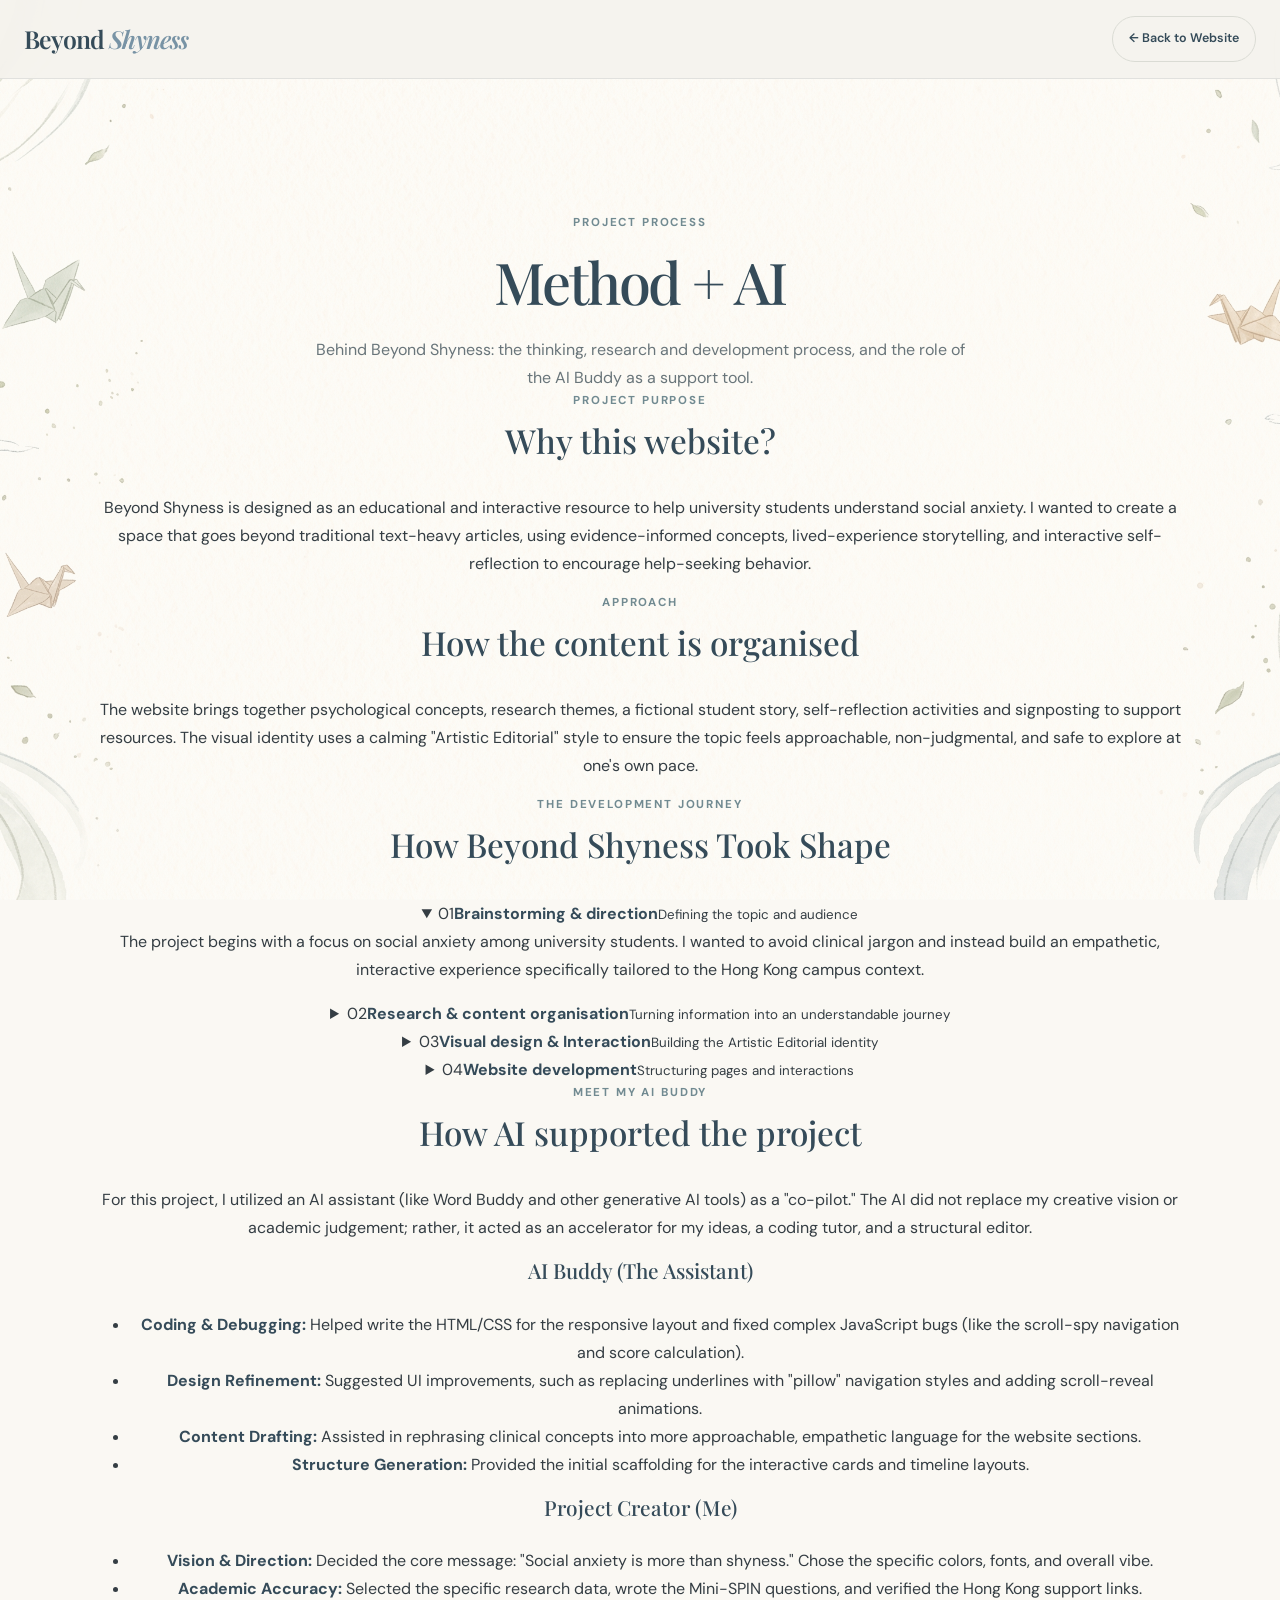
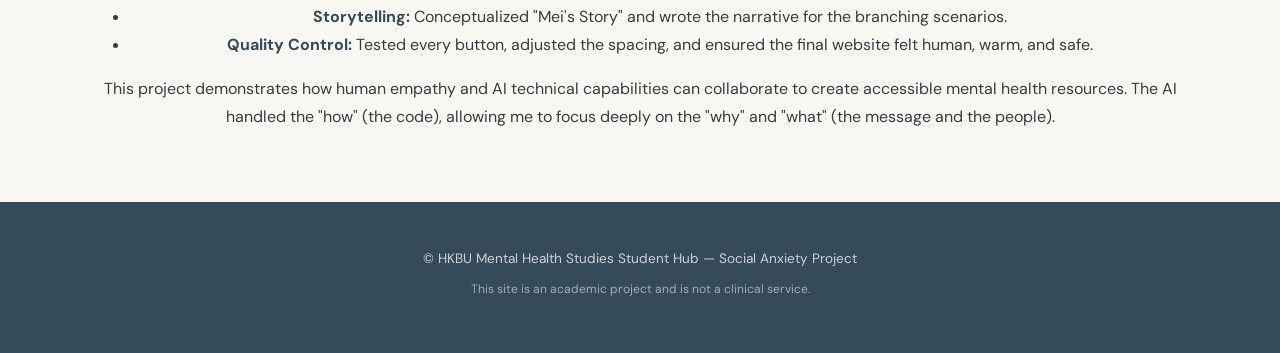
<file: method.html>
<!DOCTYPE html>
<html lang="en">
 <head>
  <meta charset="utf-8"/>
  <meta content="width=device-width, initial-scale=1.0" name="viewport"/>
  <title>Method + AI &mdash; Beyond Shyness</title>
  <link href="https://fonts.googleapis.com" rel="preconnect"/>
  <link crossorigin="" href="https://fonts.gstatic.com" rel="preconnect"/>
  <link href="https://fonts.googleapis.com/css2?family=DM+Sans:wght@400;500;600;700&family=Playfair+Display:ital,wght@0,500;0,600;1,500;1,600&display=swap" rel="stylesheet"/>
  <!-- 引入相同的样式表 -->
  <link href="style.css?v=615" rel="stylesheet"/>
  
  <style>
    /* 给这个独立页面添加一点专属的内边距，不破坏原风格 */
    .method-page-main { padding-top: 80px; min-height: 80vh; }
    .back-home-btn { margin-bottom: 30px; display: inline-block; }
  </style>
 </head>
 <body>
  <a class="skip-link" href="#main-content">Skip to content</a>
  
  <!-- NAVIGATION (简化版，只保留品牌和返回按钮) -->
  <nav aria-label="Main navigation" id="main-nav">
   <div class="nav-inner">
    <a class="nav-brand" href="index.html">Beyond <em>Shyness</em></a>
    <div class="nav-links" style="display: flex;">
      <a href="index.html" class="btn-ghost" style="border-radius: 50px;">&larr; Back to Website</a>
    </div>
   </div>
  </nav>
  
  <main class="method-page-main" id="main-content">
   <section class="method-section" style="padding-top: 0;">
    <div class="section-heading">
     <p class="section-kicker">PROJECT PROCESS</p>
     <h2>Method + AI</h2>
     <p>Behind Beyond Shyness: the thinking, research and development process, and the role of the AI Buddy as a support tool.</p>
    </div>
    
    <!-- 项目目的与思路 -->
    <div class="method-intro-grid">
     <article class="method-intro-card">
      <p class="detail-label">PROJECT PURPOSE</p>
      <h3>Why this website?</h3>
      <p>Beyond Shyness is designed as an educational and interactive resource to help university students understand social anxiety. I wanted to create a space that goes beyond traditional text-heavy articles, using evidence-informed concepts, lived-experience storytelling, and interactive self-reflection to encourage help-seeking behavior.</p>
     </article>
     <article class="method-intro-card">
      <p class="detail-label">APPROACH</p>
      <h3>How the content is organised</h3>
      <p>The website brings together psychological concepts, research themes, a fictional student story, self-reflection activities and signposting to support resources. The visual identity uses a calming "Artistic Editorial" style to ensure the topic feels approachable, non-judgmental, and safe to explore at one's own pace.</p>
     </article>
    </div>
    
    <!-- 开发时间线 -->
    <div class="feature-heading method-timeline-heading">
     <p class="section-kicker">THE DEVELOPMENT JOURNEY</p>
     <h3>How Beyond Shyness Took Shape</h3>
    </div>
    
    <div class="method-timeline">
     <details class="method-stage" open="">
      <summary><span class="method-stage-number">01</span><span><strong>Brainstorming &amp; direction</strong><small>Defining the topic and audience</small></span></summary>
      <div class="method-stage-content"><p>The project begins with a focus on social anxiety among university students. I wanted to avoid clinical jargon and instead build an empathetic, interactive experience specifically tailored to the Hong Kong campus context.</p></div>
     </details>
     <details class="method-stage">
      <summary><span class="method-stage-number">02</span><span><strong>Research &amp; content organisation</strong><small>Turning information into an understandable journey</small></span></summary>
      <div class="method-stage-content"><p>I researched leading psychological models (like Clark &amp; Wells' cognitive model), the Mini-SPIN screening tool, and Hong Kong's specific mental health landscape. This data was then organised into a narrative flow: Understanding &rarr; Evidence &rarr; Self-Check &rarr; Story &rarr; Help.</p></div>
     </details>
     <details class="method-stage">
      <summary><span class="method-stage-number">03</span><span><strong>Visual design &amp; Interaction</strong><small>Building the Artistic Editorial identity</small></span></summary>
      <div class="method-stage-content"><p>Using warm neutral space, dusty blue, and muted teal, I designed an interface that feels calm. Interactive elements—like the animated charts and the social anxiety cycle—were built to keep visitors engaged without overwhelming them.</p></div>
     </details>
     <details class="method-stage">
      <summary><span class="method-stage-number">04</span><span><strong>Website development</strong><small>Structuring pages and interactions</small></span></summary>
      <div class="method-stage-content"><p>HTML provides the structure, CSS shapes the visual identity, and JavaScript powers the interactive experiences (the self-check scoring, story branching, and comfort planner).</p></div>
     </details>
    </div>
    
    <!-- AI Buddy 协作部分 -->
    <div class="ai-buddy-panel" id="ai-buddy">
     <div>
      <p class="section-kicker">MEET MY AI BUDDY</p>
      <h3>How AI supported the project</h3>
      <p>For this project, I utilized an AI assistant (like Word Buddy and other generative AI tools) as a "co-pilot." The AI did not replace my creative vision or academic judgement; rather, it acted as an accelerator for my ideas, a coding tutor, and a structural editor.</p>
     </div>
     
     <div class="ai-role-grid">
      <article>
       <h4>AI Buddy (The Assistant)</h4>
       <ul>
        <li><strong>Coding &amp; Debugging:</strong> Helped write the HTML/CSS for the responsive layout and fixed complex JavaScript bugs (like the scroll-spy navigation and score calculation).</li>
        <li><strong>Design Refinement:</strong> Suggested UI improvements, such as replacing underlines with "pillow" navigation styles and adding scroll-reveal animations.</li>
        <li><strong>Content Drafting:</strong> Assisted in rephrasing clinical concepts into more approachable, empathetic language for the website sections.</li>
        <li><strong>Structure Generation:</strong> Provided the initial scaffolding for the interactive cards and timeline layouts.</li>
       </ul>
      </article>
      <article>
       <h4>Project Creator (Me)</h4>
       <ul>
        <li><strong>Vision &amp; Direction:</strong> Decided the core message: "Social anxiety is more than shyness." Chose the specific colors, fonts, and overall vibe.</li>
        <li><strong>Academic Accuracy:</strong> Selected the specific research data, wrote the Mini-SPIN questions, and verified the Hong Kong support links.</li>
        <li><strong>Storytelling:</strong> Conceptualized "Mei's Story" and wrote the narrative for the branching scenarios.</li>
        <li><strong>Quality Control:</strong> Tested every button, adjusted the spacing, and ensured the final website felt human, warm, and safe.</li>
       </ul>
      </article>
     </div>
     
     <p class="ai-transparency-note">
      This project demonstrates how human empathy and AI technical capabilities can collaborate to create accessible mental health resources. The AI handled the "how" (the code), allowing me to focus deeply on the "why" and "what" (the message and the people).
     </p>
    </div>
   </section>
  </main>
  
  <footer>
   <div class="container">
    <p>&copy; HKBU Mental Health Studies Student Hub &mdash; Social Anxiety Project</p>
    <p class="footer-note">This site is an academic project and is not a clinical service.</p>
   </div>
  </footer>
  
 </body>
</html>
</file>
<file: style.css>
/* =========================================
   BEYOND SHYNESS - Complete CSS
   ========================================= */

:root {
  --ivory: #F5F3ED;
  --ivory-light: #FBFAF6;
  --dusty-blue: #7893A5;
  --deep-blue: #354B59;
  --muted-teal: #91AAA6;
  --soft-sage: #C4D0C1;
  --warm-sand: #DED0BB;
  --terracotta: #C58F78;
  --charcoal: #343D43;
  --text-muted: #69757A;
  --line: #DADBD4;
  --white: #FFFFFF;

  --font-heading: "Playfair Display", Georgia, serif;
  --font-body: "DM Sans", Arial, sans-serif;
  --radius-small: 8px;
  --radius-medium: 16px;
  --radius-large: 26px;
  --shadow-soft: 0 12px 35px rgba(53, 75, 89, 0.07);
  --shadow-hover: 0 18px 42px rgba(53, 75, 89, 0.12);
  --content-width: 1160px;
}

* { box-sizing: border-box; }
html { scroll-behavior: smooth; scroll-padding-top: 100px; }
body { margin: 0; background: var(--ivory); color: var(--charcoal); font-family: var(--font-body); font-size: 16px; line-height: 1.75; -webkit-font-smoothing: antialiased; }
body, button, input, select { font-family: var(--font-body); }
button, input, select { font-size: inherit; }
button { cursor: pointer; }
img { display: block; max-width: 100%; }
a { color: var(--deep-blue); text-decoration: none; }
a:hover { color: var(--dusty-blue); }
::selection { background: var(--soft-sage); color: var(--deep-blue); }

/* TYPOGRAPHY */
h1, h2, h3, h4, h5 { margin-top: 0; color: var(--deep-blue); font-family: var(--font-heading); font-weight: 500; line-height: 1.2; }
h1 { font-size: clamp(3.8rem, 8vw, 7.2rem); letter-spacing: -0.055em; }
h2 { margin-bottom: 18px; font-size: clamp(2.2rem, 4.5vw, 3.6rem); letter-spacing: -0.035em; }
h3 { font-size: clamp(1.55rem, 2.6vw, 2.15rem); }
h4 { font-size: 1.3rem; }
p { margin-top: 0; }
strong { color: var(--deep-blue); font-weight: 700; }
em { color: var(--dusty-blue); }
.section-kicker, .detail-label { color: #718A91; font-family: var(--font-body); font-size: 0.72rem; font-weight: 700; letter-spacing: 0.16em; line-height: 1.5; text-transform: uppercase; }
.section-heading { max-width: 760px; margin: 0 auto 54px; text-align: center; }
.section-heading > p:last-child { max-width: 650px; margin: 0 auto; color: var(--text-muted); }
.section-heading .section-kicker { margin-bottom: 16px; }
.section-heading h2 { margin-bottom: 20px; }

/* LAYOUT & DIVIDERS */
main { overflow: hidden; }
main > section { position: relative; padding: 105px max(7vw, 24px); }
main > section > * { max-width: var(--content-width); margin-right: auto; margin-left: auto; }
.section-divider { width: min(86%, 1100px); height: 1px; margin: 0 auto; border: 0; background: var(--line); }
.inner-divider { width: 100%; height: 1px; margin: 55px 0; border: 0; background: var(--line); }
.container { width: min(100% - 48px, var(--content-width)); margin: 0 auto; }
[hidden] { display: none !important; }

/* ACCESSIBILITY */
.skip-link { position: absolute; z-index: 1000; top: 10px; left: 10px; padding: 10px 16px; transform: translateY(-150%); border-radius: var(--radius-small); background: var(--deep-blue); color: var(--white); }
.skip-link:focus { transform: translateY(0); }
:focus-visible { outline: 3px solid var(--terracotta); outline-offset: 4px; }

/* PROGRESS BAR & BANNER */
.reading-progress { position: fixed; z-index: 1001; top: 0; left: 0; width: 100%; height: 3px; background: transparent; pointer-events: none; }
#reading-progress-bar { display: block; width: 0; height: 100%; background: var(--terracotta); }
.top-banner { padding: 9px 20px; background: var(--deep-blue); color: var(--ivory); text-align: center; font-size: 0.82rem; letter-spacing: 0.025em; }
.top-banner p { margin: 0; }
.top-banner a { margin-left: 6px; color: #E8D8C5; font-weight: 700; text-decoration: underline; text-underline-offset: 3px; }

/* NAVIGATION (Pillow Style) */
#main-nav { position: sticky; z-index: 100; top: 0; border-bottom: 1px solid rgba(53, 75, 89, 0.1); background: rgba(245, 243, 237, 0.94); backdrop-filter: blur(16px); }
.nav-inner { display: flex; width: min(100% - 48px, 1280px); min-height: 78px; margin: 0 auto; align-items: center; justify-content: space-between; gap: 25px; }
.nav-brand { color: var(--deep-blue); font-family: var(--font-heading); font-size: 1.55rem; font-weight: 600; letter-spacing: -0.04em; white-space: nowrap; }
.nav-brand em { color: var(--dusty-blue); }
.nav-links { display: flex; align-items: center; justify-content: flex-end; gap: 8px; }
.nav-links a { padding: 8px 16px; border-radius: 50px; color: var(--deep-blue); font-size: 0.78rem; font-weight: 600; white-space: nowrap; transition: all 0.3s ease; }
.nav-links a:hover { background: rgba(218, 219, 212, 0.5); }
.nav-links a.active { background: var(--warm-sand); color: var(--deep-blue); }
.nav-toggle { display: none; padding: 9px 13px; border: 1px solid var(--line); border-radius: 30px; background: transparent; color: var(--deep-blue); font-size: 0.85rem; font-weight: 600; }

/* BUTTONS */
.btn-primary, .btn-secondary, .btn-ghost { display: inline-flex; min-height: 46px; padding: 12px 21px; align-items: center; justify-content: center; gap: 10px; border-radius: 50px; font-family: var(--font-body); font-size: 0.88rem; font-weight: 700; text-align: center; transition: all 0.25s ease; }
.btn-primary { border: 1px solid var(--deep-blue); background: var(--deep-blue); color: var(--white); }
.btn-primary:hover { transform: translateY(-2px); background: #496474; color: var(--white); box-shadow: var(--shadow-soft); }
.btn-secondary { border: 1px solid var(--dusty-blue); background: transparent; color: var(--deep-blue); }
.btn-secondary:hover { background: var(--dusty-blue); color: var(--white); }
.btn-ghost { border: 1px solid var(--line); background: transparent; color: var(--deep-blue); }
.btn-ghost:hover { border-color: var(--dusty-blue); background: var(--white); }
button:disabled { cursor: not-allowed; opacity: 0.45; }

/* HERO */
.hero-section { min-height: 650px; padding-top: 90px; padding-bottom: 65px; background: radial-gradient(ellipse at 82% 20%, rgba(196, 208, 193, 0.45), transparent 36%), var(--ivory); }
.hero-grid { display: grid; width: min(100%, var(--content-width)); margin: 0 auto; align-items: center; gap: 65px; }
.hero-copy { max-width: 800px; }
.fiction-label { margin-bottom: 22px; color: var(--text-muted); font-size: 0.78rem; font-weight: 700; letter-spacing: 0.11em; text-transform: uppercase; }
.hero-copy h1 { margin-bottom: 25px; line-height: 0.98; }
.hero-copy h1 em { color: var(--dusty-blue); font-weight: 500; }
.hero-lede { max-width: 570px; margin-bottom: 32px; color: #58656B; font-size: 1.1rem; line-height: 1.85; }
.hero-buttons { display: flex; flex-wrap: wrap; gap: 12px; }
.hero-safety-note { display: flex; width: min(100%, var(--content-width)); margin: 55px auto 0; padding: 17px 22px; align-items: center; justify-content: space-between; gap: 25px; border-left: 3px solid var(--muted-teal); background: rgba(255, 255, 255, 0.55); }
.hero-safety-note p { margin: 0; color: var(--text-muted); font-size: 0.8rem; }
.hero-safety-note a { flex-shrink: 0; font-size: 0.78rem; font-weight: 700; }

/* WAVES */
.ocean-waves { height: 80px; overflow: hidden; background: var(--ivory); }
.waves { width: 100%; height: 80px; }
.parallax > use { animation: wave-motion 24s cubic-bezier(0.55, 0.5, 0.45, 0.5) infinite; }
.parallax > use:nth-child(1) { animation-delay: -2s; animation-duration: 8s; }
.parallax > use:nth-child(2) { animation-delay: -3s; animation-duration: 11s; }
.parallax > use:nth-child(3) { animation-delay: -4s; animation-duration: 14s; }
.parallax > use:nth-child(4) { animation-delay: -5s; animation-duration: 20s; }
@keyframes wave-motion { 0% { transform: translate3d(-90px, 0, 0); } 100% { transform: translate3d(85px, 0, 0); } }

/* UNDERSTANDING */
#understanding { background: var(--ivory-light); }

/* FEATURE BLOCKS (Cycle) */
.feature-block { margin-top: 70px; padding: 45px; border: 1px solid var(--line); border-radius: var(--radius-large); background: var(--white); box-shadow: var(--shadow-soft); }
.feature-heading { max-width: 700px; margin: 0 auto 35px; text-align: center; }
.feature-heading h3 { margin-bottom: 13px; }
.feature-heading > p:last-child { color: var(--text-muted); font-size: 0.92rem; }

.cycle-layout { display: grid; align-items: center; grid-template-columns: 1fr 1fr; gap: 50px; }
.cycle-map { display: flex; flex-direction: column; align-items: stretch; gap: 10px; }
.cycle-node { display: flex; min-height: 65px; padding: 15px 20px; align-items: center; gap: 15px; border: 1px solid var(--line); border-radius: 12px; background: var(--ivory-light); color: var(--deep-blue); font-weight: 700; text-align: left; transition: all 0.25s ease; }
.cycle-node span { display: grid; width: 30px; height: 30px; flex-shrink: 0; place-items: center; border-radius: 50%; background: var(--warm-sand); color: var(--deep-blue); font-size: 0.7rem; }
.cycle-node:hover, .cycle-node.is-active { transform: translateX(4px); border-color: var(--dusty-blue); background: #EAF0EF; }
.cycle-node.is-active { box-shadow: inset 4px 0 var(--dusty-blue); }
.cycle-connector { color: var(--dusty-blue); text-align: center; }
.cycle-explanation { min-height: 250px; padding: 35px; border-radius: var(--radius-medium); background: #EAF0EF; }
.cycle-explanation h4 { margin-bottom: 15px; font-size: 1.6rem; }
.cycle-explanation p { color: var(--text-muted); }
.detail-example { margin-top: 25px; padding: 14px 17px; border-left: 3px solid var(--terracotta); background: rgba(255, 255, 255, 0.7); color: var(--deep-blue) !important; font-size: 0.88rem; font-style: italic; }

/* EVIDENCE & CHARTS */
#evidence { background: var(--ivory); }
.tabs-container { display: flex; margin: 35px auto 0; flex-wrap: wrap; justify-content: center; gap: 8px; }
.tab-button { padding: 11px 18px; border: 1px solid var(--line); border-radius: 30px; background: var(--ivory-light); color: var(--deep-blue); font-size: 0.8rem; font-weight: 700; transition: all 0.2s ease; }
.tab-button:hover, .tab-button.active { border-color: var(--deep-blue); background: var(--deep-blue); color: var(--white); }
.tab-content { max-width: 900px; margin: 22px auto 0; }
.tab-pane { display: none; padding: 35px; border: 1px solid var(--line); border-radius: var(--radius-medium); background: var(--white); }
.tab-pane.active { display: block; animation: fade-in 0.3s ease; }
.tab-pane h3 { font-size: 1.6rem; }
.tab-pane p { color: var(--text-muted); font-size: 0.95rem; }
.key-takeaway { margin-top: 22px; padding: 17px 20px; border-left: 3px solid var(--muted-teal); background: #EAF0EF; color: var(--deep-blue); font-weight: 600; }

.combined-charts-wrapper { max-width: 1000px; margin: 50px auto; padding: 35px; border: 1px solid var(--line); border-radius: var(--radius-large); background: var(--white); }
.charts-row { display: grid; align-items: start; grid-template-columns: 1fr 1fr; gap: 35px; }
.chart-item h3 { min-height: 55px; font-size: 1.35rem; }
.chart-divider-line { width: 1px; min-height: 300px; background: var(--line); }
.bar-chart { display: flex; flex-direction: column; gap: 20px; }
.bar-row { display: grid; align-items: center; grid-template-columns: 95px 1fr 42px; gap: 10px; }
.bar-label, .bar-value { color: var(--text-muted); font-size: 0.75rem; }
.bar-value { color: var(--deep-blue); font-weight: 700; text-align: right; }
.bar-track { height: 12px; border-radius: 20px; background: #E9ECE7; overflow: hidden; }
.bar-fill { height: 100%; border-radius: inherit; background: var(--dusty-blue); transition: width 0.8s cubic-bezier(0.4, 0, 0.2, 1); }
.bar-row:nth-child(2) .bar-fill { background: var(--muted-teal); }
.bar-row:nth-child(3) .bar-fill { background: var(--warm-sand); }
.bar-row:nth-child(4) .bar-fill { background: var(--terracotta); }
.chart-label { margin-top: 22px; color: var(--text-muted); font-size: 0.8rem; }

.donut { display: grid; width: 190px; height: 190px; margin: 25px auto; place-items: center; border-radius: 50%; background: conic-gradient(var(--dusty-blue) 0 35%, var(--muted-teal) 35% 60%, var(--warm-sand) 60% 80%, var(--terracotta) 80% 100%); transition: transform 0.6s ease, opacity 0.6s ease; transform: scale(1); opacity: 1; }

.donut-hole { display: grid; width: 115px; height: 115px; place-items: center; border-radius: 50%; background: var(--white); color: var(--deep-blue); font-family: var(--font-heading); font-size: 1.05rem; text-align: center; }
.donut-legend { display: grid; grid-template-columns: 1fr 1fr; gap: 10px; }
.donut-legend span { color: var(--text-muted); font-size: 0.75rem; }
.legend-dot { display: inline-block; width: 9px; height: 9px; margin-right: 5px; border-radius: 50%; }
.chart-insight { margin-top: 35px; padding: 22px; border-radius: 12px; background: var(--ivory); color: var(--text-muted); font-size: 0.9rem; }

.gap-bridge-wrapper { max-width: 950px; margin: 55px auto; padding: 35px; border-radius: var(--radius-large); background: #EAF0EF; }
.gap-header { margin-bottom: 35px; text-align: center; }
.bridge-container { display: flex; align-items: center; justify-content: center; gap: 20px; }
.bridge-card { width: 230px; min-height: 165px; padding: 25px; border: 1px solid var(--line); border-radius: var(--radius-medium); background: var(--white); }
.bridge-age { color: var(--terracotta); font-size: 0.75rem; font-weight: 700; text-transform: uppercase; }
.bridge-connector { display: flex; min-width: 130px; flex-direction: column; align-items: center; gap: 10px; }
.bridge-line { width: 100%; border-top: 2px dashed var(--dusty-blue); }
.bridge-badge { padding: 7px 12px; border-radius: 30px; background: var(--deep-blue); color: var(--white); font-size: 0.75rem; font-weight: 700; }

/* SELF-CHECK */
#check { background: #EAEFEC; }
.check-card { max-width: 850px; margin: 0 auto; padding: 35px; border: 1px solid var(--line); border-radius: var(--radius-large); background: var(--white); box-shadow: var(--shadow-soft); }
.spin-question { margin: 0 0 20px; padding: 24px; border: 1px solid var(--line); border-radius: 13px; }
.spin-question > p { margin: 5px 0 18px; color: var(--text-muted); font-size: 1rem; font-weight: 500; }
.spin-options { display: flex; flex-wrap: wrap; gap: 8px; }
.spin-options .opt { position: relative; cursor: pointer; }
.spin-options input { position: absolute; width: 1px; height: 1px; opacity: 0; }
.opt-pill { display: inline-flex; min-height: 39px; padding: 9px 15px; align-items: center; justify-content: center; border: 1px solid var(--line); border-radius: 30px; background: var(--ivory-light); color: var(--text-muted); font-size: 0.8rem; transition: all 0.2s ease; }
.spin-options .opt:hover .opt-pill { border-color: var(--dusty-blue); }
.spin-options input:checked + .opt-pill { border-color: var(--deep-blue); background: var(--deep-blue); color: var(--white); }
.check-actions { display: flex; margin-top: 25px; align-items: center; gap: 20px; }
.spin-result { display: none; margin: 30px auto 0; padding: 30px; border-left: 4px solid var(--muted-teal); border-radius: 0 14px 14px 0; background: #EAF0EF; }
.spin-result.show { display: block; animation: fade-in 0.3s; }
.spin-result h3 { margin-bottom: 12px; }
.spin-result p { color: var(--text-muted); }

/* HUMAN STORY */
#story { background: #EAEFEC; }
.story-title-container { display: flex; max-width: 900px; margin: 0 auto 30px; align-items: center; gap: 18px; }
.story-title-container h2 { margin: 0; }
.mei-title-avatar { width: 60px; height: 60px; border: 2px solid var(--white); border-radius: 50%; object-fit: cover; }
.audio-story-wrapper { max-width: 900px; margin: 0 auto; padding: 35px; border: 1px solid var(--line); border-radius: var(--radius-large); background: var(--white); box-shadow: var(--shadow-soft); }
.audio-player-container { display: flex; margin-bottom: 30px; padding: 20px; align-items: center; gap: 18px; border-radius: 13px; background: var(--ivory); }
.audio-player-container > div:first-child { font-size: 2rem; }
.audio-player-container p { margin-bottom: 8px; color: var(--deep-blue); font-weight: 700; }
.audio-player-container audio { width: min(100%, 350px); height: 38px; }
.scene { display: none; padding: 20px 0; }
.scene.active { display: block; animation: fade-in 0.35s ease; }
.scene h3 { margin-bottom: 15px; }
.scene-description { color: var(--text-muted); font-size: 1.05rem; }
.theory-content { display: none; margin-top: 15px; padding: 18px; border-left: 3px solid var(--muted-teal); background: #EAF0EF; color: var(--text-muted); font-size: 0.9rem; }
.story-controls { display: flex; margin-top: 25px; padding-top: 18px; align-items: center; justify-content: space-between; border-top: 1px solid var(--line); }
#scene-indicator { color: var(--text-muted); font-size: 0.8rem; font-weight: 700; letter-spacing: 0.1em; }

/* HELP & ACCESS */
#help { background: var(--ivory-light); }
.support-filter { display: flex; flex-wrap: wrap; justify-content: center; gap: 9px; }
.filter-button { padding: 10px 17px; border: 1px solid var(--line); border-radius: 30px; background: var(--ivory-light); color: var(--deep-blue); font-size: 0.8rem; font-weight: 700; transition: all 0.2s ease; }
.filter-button:hover, .filter-button.is-active { border-color: var(--deep-blue); background: var(--deep-blue); color: var(--white); }
.support-finder-grid { display: grid; grid-template-columns: repeat(2, minmax(0, 1fr)); gap: 16px; margin-top: 20px; }
.support-finder-card { display: flex; min-height: 220px; padding: 25px; flex-direction: column; align-items: flex-start; border: 1px solid var(--line); border-radius: var(--radius-medium); background: var(--white); transition: all 0.25s ease; }
.support-finder-card:hover { transform: translateY(-3px); border-color: var(--dusty-blue); box-shadow: var(--shadow-soft); }
.support-finder-card h4 { margin-bottom: 10px; }
.support-finder-card p:not(.detail-label) { color: var(--text-muted); font-size: 0.9rem; }
.support-finder-card a { margin-top: auto; padding-top: 12px; color: var(--dusty-blue); font-size: 0.85rem; font-weight: 700; }
.support-emergency-note { margin-top: 25px; padding: 18px 22px; border-left: 3px solid var(--terracotta); background: #F3EAE3; color: var(--text-muted); font-size: 0.9rem; }

.planner-panel { display: flex; flex-direction: column; gap: 20px; max-width: 600px; margin: 0 auto; }
.planner-step label { display: block; margin-bottom: 10px; color: var(--deep-blue); font-size: 0.95rem; font-weight: 700; }
select { width: 100%; min-height: 48px; padding: 10px 14px; border: 1px solid var(--line); border-radius: 9px; background: var(--white); color: var(--deep-blue); }
.planner-result { min-height: 100px; padding: 25px; border-radius: var(--radius-medium); background: #EAF0EF; margin-top: 20px; }
.planner-result p { color: var(--text-muted); margin-bottom: 0; }
.planner-note { margin-top: 20px; color: var(--text-muted); font-size: 0.8rem; text-align: center; }

.self-care-check { max-width: 850px; margin: 65px auto 0; padding: 35px; border: 1px solid var(--line); border-radius: var(--radius-large); background: var(--white); }
.checklist-container { display: flex; margin: 25px 0; flex-direction: column; gap: 13px; }
.check-item { display: flex; align-items: flex-start; gap: 12px; color: var(--text-muted); font-size: 0.95rem; cursor: pointer; }
.check-item input { width: 18px; height: 18px; margin-top: 4px; accent-color: var(--muted-teal); }
.progress-container { height: 8px; border-radius: 20px; background: var(--line); overflow: hidden; }
.progress-bar { width: 0; height: 100%; border-radius: inherit; background: var(--muted-teal); transition: width 0.3s ease; }
.check-feedback { margin-top: 12px; color: var(--deep-blue) !important; font-size: 0.85rem; font-weight: 700; }
.safety-note { max-width: 850px; margin: 40px auto 0; padding: 25px; border-left: 3px solid var(--terracotta); background: #F3EAE3; }

/* METHOD (极简版) */
.method-section { background: var(--ivory); text-align: center; padding-bottom: 120px; }
.method-section .section-heading { margin-bottom: 0; }

/* FOOTER & BACK TO TOP */
footer { padding: 45px 24px; background: var(--deep-blue); color: rgba(255, 255, 255, 0.75); text-align: center; }
footer p { margin-bottom: 8px; font-size: 0.85rem; }
footer .footer-note { color: rgba(255, 255, 255, 0.55); font-size: 0.75rem; }
.back-to-top { position: fixed !important; z-index: 999 !important; right: 25px; bottom: 25px; display: grid !important; width: 45px; height: 45px; place-items: center; border: 1px solid rgba(255, 255, 255, 0.35); border-radius: 50%; background: var(--deep-blue); color: var(--white) !important; font-size: 1.3rem; box-shadow: 0 10px 25px rgba(53, 75, 89, 0.25); transition: transform 0.2s ease, background 0.2s ease; }
.back-to-top:hover { transform: translateY(-4px); background: var(--dusty-blue); color: var(--white) !important; }

@keyframes fade-in { from { transform: translateY(7px); opacity: 0; } to { transform: translateY(0); opacity: 1; } }

/* RESPONSIVE */
@media (max-width: 950px) {
  .nav-links { gap: 4px; }
  .nav-links a { font-size: 0.7rem; padding: 6px 12px; }
  main > section { padding-right: 5vw; padding-left: 5vw; }
  .feature-block { padding: 32px; }
  .cycle-layout { gap: 25px; }
  .charts-row { gap: 20px; }
}

@media (max-width: 760px) {
  .nav-inner { position: relative; min-height: 68px; flex-wrap: wrap; }
  .nav-toggle { display: block; }
  .nav-links { display: none; width: 100%; padding: 12px 0 20px; flex-direction: column; align-items: stretch; gap: 0; }
  .nav-links.open, .nav-links.is-open { display: flex; }
  .nav-links a { padding: 12px 16px; border-radius: 12px; font-size: 0.85rem; margin-bottom: 4px; }

  .hero-grid { grid-template-columns: 1fr; }
  .hero-copy { max-width: 100%; }
  .hero-safety-note { align-items: flex-start; flex-direction: column; gap: 10px; }

  .cycle-layout, .support-finder-grid { grid-template-columns: 1fr; }
  .charts-row { display: flex !important; flex-direction: column !important; gap: 40px; }
  .chart-divider-line { width: 100% !important; height: 1px; min-height: 1px; margin: 20px 0; }

  .bridge-container { flex-direction: column; }
  .bridge-connector { min-height: 70px; flex-direction: column; }
  .bridge-line { width: 1px; height: 35px; border-top: 0; border-left: 2px dashed var(--dusty-blue); }

  .story-title-container { align-items: flex-start; }
  .story-title-container h2 { font-size: 2rem; }
}

@media (max-width: 480px) {
  body { font-size: 15px; }
  main > section { padding: 70px 20px; }
  .hero-section { padding-top: 65px; }
  .hero-copy h1 { font-size: 3.2rem; white-space: normal !important; }
  .hero-buttons { align-items: stretch; flex-direction: column; }
  .hero-buttons a { width: 100%; }

  .feature-block, .audio-story-wrapper, .combined-charts-wrapper, .gap-bridge-wrapper, .check-card, .self-care-check { padding: 22px; }
  .spin-options { display: grid; grid-template-columns: 1fr 1fr; }
  .opt-pill { width: 100%; text-align: center; justify-content: center; }
  .check-actions { flex-direction: column; align-items: stretch; }
  .check-actions button { width: 100%; }
  .support-filter { flex-direction: column; align-items: stretch; }
  .filter-button { width: 100%; }
  .bar-row { grid-template-columns: 75px 1fr 35px; }
  .donut-legend { grid-template-columns: 1fr; }
  .story-controls { gap: 8px; }
  .story-controls button { padding: 10px 15px; font-size: 0.8rem; }
  #scene-indicator { font-size: 0.7rem; }
  .back-to-top { right: 15px; bottom: 15px; }
}

/* ========================================== */
/* BACKGROUND #3: FLOATING DUST MOTES         */
/* ========================================== */
body {
  background-color: #FAF8F3 !important;
  background-image:
    radial-gradient(circle at 18% 22%, rgba(196, 208, 193, 0.38) 0%, transparent 45%),
    radial-gradient(circle at 82% 75%, rgba(120, 147, 165, 0.22) 0%, transparent 50%),
    radial-gradient(circle at 50% 50%, rgba(222, 208, 187, 0.25) 0%, transparent 65%) !important;
  background-attachment: fixed !important;
}

.hero-section,
.ocean-waves,
#understanding,
#evidence,
#check,
#story,
#help,
.method-section {
  background: transparent !important;
}

main > section {
  padding-top: 55px !important;
  padding-bottom: 55px !important;
}

.dust-motes-bg {
  position: fixed;
  inset: 0;
  z-index: 0;
  pointer-events: none;
  overflow: hidden;
}

nav, main, footer, .top-banner {
  position: relative;
  z-index: 1;
}

.dust-motes-bg span {
  position: absolute;
  bottom: -40px;
  border-radius: 50%;
  background: radial-gradient(circle, rgba(164, 189, 166, 0.75) 0%, rgba(164, 189, 166, 0) 70%);
  animation: floatMote linear infinite;
}

.dust-motes-bg span:nth-child(1)  { left: 8%;  width: 18px; height: 18px; animation-duration: 18s; animation-delay: 0s; }
.dust-motes-bg span:nth-child(2)  { left: 18%; width: 28px; height: 28px; animation-duration: 24s; animation-delay: -5s; background: radial-gradient(circle, rgba(222, 198, 156, 0.7) 0%, transparent 70%); }
.dust-motes-bg span:nth-child(3)  { left: 29%; width: 14px; height: 14px; animation-duration: 16s; animation-delay: -9s; }
.dust-motes-bg span:nth-child(4)  { left: 42%; width: 34px; height: 34px; animation-duration: 28s; animation-delay: -3s; background: radial-gradient(circle, rgba(145, 170, 166, 0.55) 0%, transparent 70%); }
.dust-motes-bg span:nth-child(5)  { left: 55%; width: 16px; height: 16px; animation-duration: 19s; animation-delay: -12s; }
.dust-motes-bg span:nth-child(6)  { left: 67%; width: 26px; height: 26px; animation-duration: 25s; animation-delay: -7s; background: radial-gradient(circle, rgba(222, 198, 156, 0.65) 0%, transparent 70%); }
.dust-motes-bg span:nth-child(7)  { left: 76%; width: 15px; height: 15px; animation-duration: 17s; animation-delay: -2s; }
.dust-motes-bg span:nth-child(8)  { left: 86%; width: 32px; height: 32px; animation-duration: 26s; animation-delay: -14s; }
.dust-motes-bg span:nth-child(9)  { left: 93%; width: 20px; height: 20px; animation-duration: 21s; animation-delay: -8s; background: radial-gradient(circle, rgba(145, 170, 166, 0.6) 0%, transparent 70%); }
.dust-motes-bg span:nth-child(10) { left: 48%; width: 22px; height: 22px; animation-duration: 23s; animation-delay: -16s; }

@keyframes floatMote {
  0% { transform: translateY(0) translateX(0) scale(0.8); opacity: 0; }
  20% { opacity: 0.85; }
  50% { transform: translateY(-50vh) translateX(18px) scale(1.05); }
  80% { opacity: 0.75; }
  100% { transform: translateY(-108vh) translateX(-12px) scale(0.9); opacity: 0; }
}

/* ========================================== */
/* CARD UPGRADE: MAKE BOXES MORE DESIGNFUL    */
/* ========================================== */
.feature-block,
.tab-pane,
.combined-charts-wrapper,
.check-card,
.audio-story-wrapper,
.self-care-check {
  position: relative;
  overflow: hidden;
  background: linear-gradient(180deg, rgba(255, 255, 255, 0.96) 0%, rgba(251, 249, 244, 0.94) 100%) !important;
  border: 1px solid rgba(120, 147, 165, 0.22) !important;
  box-shadow: 0 14px 34px rgba(53, 75, 89, 0.08) !important;
  transition: transform 0.3s ease, box-shadow 0.3s ease;
}

.feature-block::before,
.check-card::before,
.audio-story-wrapper::before,
.self-care-check::before,
.combined-charts-wrapper::before {
  content: "";
  position: absolute;
  top: 0;
  left: 0;
  right: 0;
  height: 5px;
  background: linear-gradient(90deg, var(--dusty-blue), var(--muted-teal), var(--warm-sand));
  pointer-events: none;
}

.support-finder-card {
  position: relative;
  overflow: hidden;
  background: linear-gradient(180deg, #FFFFFF 0%, #FAF8F4 100%) !important;
  border: 1px solid rgba(120, 147, 165, 0.2) !important;
  border-top: 4px solid var(--dusty-blue) !important;
}
.support-finder-card[data-support-category="information"] { border-top-color: var(--muted-teal) !important; }
.support-finder-card[data-support-category="talk"] { border-top-color: var(--terracotta) !important; }
.support-finder-card:hover { transform: translateY(-5px) !important; box-shadow: 0 18px 36px rgba(53, 75, 89, 0.12) !important; }

.key-takeaway {
  border-radius: 0 12px 12px 0;
  border-left: 4px solid var(--muted-teal) !important;
  background: linear-gradient(90deg, #EAF0EF 0%, rgba(234, 240, 239, 0.4) 100%) !important;
}

.spin-question {
  background: rgba(255, 255, 255, 0.75);
  border-left: 3px solid var(--warm-sand) !important;
  transition: border-color 0.25s ease, background 0.25s ease;
}
.spin-question:hover { border-left-color: var(--dusty-blue) !important; background: #FFFFFF; }

/* ========================================== */
/* HERO & MEI STORY ILLUSTRATIONS             */
/* ========================================== */
.hero-grid { grid-template-columns: 1.15fr 0.85fr !important; gap: 40px !important; align-items: center !important; }
.hero-copy h1 { font-size: clamp(2.8rem, 5.2vw, 4.8rem) !important; }
.hero-visual {
  display: flex; justify-content: center; align-items: center;
  background: transparent !important; border: none !important; outline: none !important; box-shadow: none !important;
}
.hero-visual .hero-illustration {
  width: 100%; max-width: 440px !important; border-radius: 0 !important;
  box-shadow: none !important; border: none !important; outline: none !important;
  background: transparent !important; mix-blend-mode: normal !important;
}

.story-illustration-box {
  width: 100%; margin-bottom: 24px; border-radius: 16px; overflow: hidden;
  border: 1px solid var(--line); box-shadow: 0 8px 24px rgba(53, 75, 89, 0.08);
}
.story-illustration-box img { width: 100%; max-height: 340px; object-fit: cover; display: block; transition: opacity 0.3s ease; }

@media (max-width: 760px) {
  .hero-grid { grid-template-columns: 1fr !important; }
  .hero-visual .hero-illustration { max-width: 360px !important; }
  .story-illustration-box img { max-height: 220px; }
}

/* ========================================== */
/* PLANNER & CHECK-IN VISUALS                 */
/* ========================================== */
.planner-split-layout { display: grid; grid-template-columns: 1fr; gap: 24px; align-items: stretch; }
.planner-split-layout .planner-panel { max-width: 100%; margin: 0; }
.checkin-visual { background: transparent !important; border: none !important; box-shadow: none !important; border-radius: 0 !important; }
.checkin-visual img { width: 100%; border-radius: 0 !important; border: none !important; background: transparent !important; box-shadow: none !important; mix-blend-mode: multiply !important; }
.checkin-split-layout { display: grid; grid-template-columns: 1.25fr 0.75fr; gap: 32px; align-items: center; }

@media (max-width: 760px) { .checkin-split-layout { grid-template-columns: 1fr; } }

/* ========================================== */
/* EMBEDDED COMFORT COMPANION CHATBOT         */
/* ========================================== */
.embedded-chat-box {
  display: flex; flex-direction: column; width: 100%;
  border: 1px solid rgba(120, 147, 165, 0.28); border-radius: 18px;
  background: var(--ivory-light); overflow: hidden; box-shadow: 0 10px 26px rgba(53, 75, 89, 0.07);
}
.embedded-chat-header { display: flex; align-items: center; gap: 10px; padding: 13px 16px; background: var(--deep-blue); color: var(--white); }
.bot-status-dot { width: 9px; height: 9px; border-radius: 50%; background: #9CD3B0; flex-shrink: 0; }
.embedded-chat-header strong { display: block; color: var(--white); font-size: 0.92rem; line-height: 1.2; }
.embedded-chat-header small { color: rgba(255, 255, 255, 0.75); font-size: 0.72rem; }
.chat-reset-btn { margin-left: auto; padding: 4px 10px; border: 1px solid rgba(255, 255, 255, 0.35); border-radius: 20px; background: transparent; color: var(--white); font-size: 0.72rem; }
.chat-reset-btn:hover { background: rgba(255, 255, 255, 0.15); }

.embedded-chat-messages { height: 360px; padding: 16px; overflow-y: auto; display: flex; flex-direction: column; gap: 10px; }
.p-msg { max-width: 88%; padding: 10px 14px; border-radius: 14px; font-size: 0.86rem; line-height: 1.55; animation: fade-in 0.25s ease; }
.p-msg.bot { align-self: flex-start; background: var(--white); border: 1px solid var(--line); color: var(--charcoal); border-bottom-left-radius: 4px; }
.p-msg.bot a { color: var(--dusty-blue); font-weight: 700; text-decoration: underline; }
.p-msg.user { align-self: flex-end; background: var(--dusty-blue); color: var(--white); border-bottom-right-radius: 4px; }

.embedded-quick-chips { display: flex; flex-wrap: wrap; gap: 6px; padding: 10px 14px; border-top: 1px solid var(--line); background: rgba(234, 240, 239, 0.6); }
.embedded-quick-chips button { padding: 5px 11px; border: 1px solid rgba(120, 147, 165, 0.35); border-radius: 20px; background: var(--white); color: var(--deep-blue); font-size: 0.75rem; font-weight: 600; transition: all 0.2s ease; }
.embedded-quick-chips button:hover { background: var(--deep-blue); color: var(--white); border-color: var(--deep-blue); }

.embedded-chat-form { display: flex; gap: 8px; padding: 10px 14px; border-top: 1px solid var(--line); background: var(--white); }
.embedded-chat-form input { flex: 1; padding: 8px 13px; border: 1px solid var(--line); border-radius: 20px; font-size: 0.84rem; }
.embedded-chat-form button { padding: 8px 16px; border: none; border-radius: 20px; background: var(--deep-blue); color: var(--white); font-size: 0.82rem; font-weight: 700; }

.typing-indicator { display: inline-flex; gap: 4px; padding: 12px 16px; }
.typing-indicator span { width: 6px; height: 6px; border-radius: 50%; background: var(--dusty-blue); animation: bounceDot 1s infinite ease-in-out; }
.typing-indicator span:nth-child(2) { animation-delay: 0.15s; }
.typing-indicator span:nth-child(3) { animation-delay: 0.3s; }
@keyframes bounceDot { 0%, 80%, 100% { transform: scale(0.6); opacity: 0.4; } 40% { transform: scale(1); opacity: 1; } }

.crisis-alert-box { padding: 10px 12px; border-left: 4px solid var(--terracotta); border-radius: 8px; background: #F9EFEA; color: var(--charcoal); }

/* ========================================== */
/* HERO TITLE MAXIMUM IMPACT (2-LINE STACK)   */
/* ========================================== */
.hero-grid { grid-template-columns: 1.15fr 0.85fr !important; gap: 36px !important; align-items: center !important; }
.hero-copy h1 { font-size: clamp(4.5rem, 8.2vw, 7.2rem) !important; line-height: 0.94 !important; letter-spacing: -0.05em !important; margin-bottom: 28px !important; white-space: normal !important; }

@media (max-width: 760px) {
  .hero-grid { grid-template-columns: 1fr !important; }
  .hero-copy h1 { font-size: clamp(3.6rem, 14vw, 4.8rem) !important; }
}

/* ========================================== */
/* SUPPORT FINDER: ICON BADGES & TAGS         */
/* ========================================== */
.support-card-top { display: flex; width: 100%; align-items: center; justify-content: space-between; margin-bottom: 14px; }
.support-icon-badge { display: grid; place-items: center; width: 42px; height: 42px; border-radius: 12px; background: #EAF0EF; font-size: 1.25rem; }
.support-tag { padding: 4px 10px; border-radius: 20px; background: var(--ivory); border: 1px solid var(--line); color: var(--deep-blue); font-size: 0.72rem; font-weight: 700; }
.support-finder-card a { display: inline-flex; align-items: center; margin-top: auto; padding: 8px 14px; border-radius: 20px; background: #EAF0EF; color: var(--deep-blue) !important; font-size: 0.82rem; font-weight: 700; transition: all 0.2s ease; }
.support-finder-card a:hover { background: var(--deep-blue); color: var(--white) !important; }

/* ========================================== */
/* FINAL OVERRIDE: MINIMALIST CRANES BG       */
/* ========================================== */
.dust-motes-bg { display: none !important; }

body {
  background-color: #FAF8F3 !important;
  background-image:
    linear-gradient(rgba(250, 248, 243, 0.25), rgba(250, 248, 243, 0.25)),
    url('bg-cranes-light.jpg') !important;
  background-size: cover !important;
  background-position: center top !important;
  background-attachment: fixed !important;
  background-repeat: no-repeat !important;
}

.hero-section, .ocean-waves, #understanding, #evidence, #check, #story, #help, .method-section { background: transparent !important; }
main > section { padding-top: 55px !important; padding-bottom: 55px !important; }

/* ========================================== */
/* SCORE RING & SPECTRUM VISUALIZER           */
/* ========================================== */
.spin-badge { display: inline-block; margin-bottom: 8px; padding: 4px 10px; border-radius: 999px; background: rgba(145, 170, 166, 0.25); color: var(--deep-blue); font-size: 0.7rem; font-weight: 700; letter-spacing: 0.1em; }
.spin-visual-header { display: flex; align-items: center; gap: 24px; margin-bottom: 20px; padding-bottom: 20px; border-bottom: 1px solid rgba(53, 75, 89, 0.12); }
.spin-score-ring { width: 104px; height: 104px; flex-shrink: 0; border-radius: 50%; display: grid; place-items: center; background: conic-gradient(var(--ring-color, var(--dusty-blue)) var(--score-deg, 0deg), #DCE4DF 0deg); box-shadow: 0 8px 20px rgba(53, 75, 89, 0.1); }
.spin-score-inner { width: 80px; height: 80px; border-radius: 50%; background: var(--white); display: flex; flex-direction: column; align-items: center; justify-content: center; line-height: 1.1; }
.spin-score-inner strong { font-family: var(--font-heading); font-size: 1.85rem; color: var(--deep-blue); }
.spin-score-inner span { font-size: 0.72rem; font-weight: 700; color: var(--text-muted); }
.spin-visual-summary { flex: 1; min-width: 0; }
.spin-visual-summary h3 { margin-bottom: 10px; font-size: 1.35rem; }
.spin-spectrum { position: relative; margin: 10px 0 6px; }
.spin-spectrum-bar { display: grid; grid-template-columns: 2.5fr 2.5fr 7fr; border-radius: 999px; overflow: hidden; font-size: 0.68rem; font-weight: 700; text-align: center; color: var(--deep-blue); }
.spin-spectrum-bar span { padding: 4px 6px; }
.zone-low  { background: rgba(145, 170, 166, 0.35); }
.zone-mid  { background: rgba(120, 147, 165, 0.32); }
.zone-high { background: rgba(197, 143, 120, 0.38); }
.spin-spectrum-marker { position: absolute; top: -4px; width: 4px; height: 30px; background: var(--deep-blue); border-radius: 4px; transform: translateX(-50%); box-shadow: 0 0 0 2px var(--white); }
.spin-zone-caption { display: block; margin-top: 6px; color: var(--text-muted); font-size: 0.78rem; }

/* ========================================== */
/* HERO TRANSPARENT PNG: HALF & FULL SCREEN   */
/* ========================================== */
.hero-grid { grid-template-columns: minmax(0, 1.1fr) minmax(240px, 0.9fr) !important; gap: clamp(20px, 3vw, 56px) !important; align-items: center !important; }
.hero-visual { width: 100%; display: flex; justify-content: center; align-items: center; background: transparent !important; border: none !important; outline: none !important; box-shadow: none !important; }
.hero-visual .hero-illustration {
  width: 100%; max-width: clamp(240px, 34vw, 460px) !important; height: auto; object-fit: contain;
  background: transparent !important; mix-blend-mode: normal !important; border: none !important; outline: none !important; border-radius: 0 !important; box-shadow: none !important;
}

@media (max-width: 1150px) and (min-width: 761px) {
  .hero-grid { grid-template-columns: minmax(0, 1fr) minmax(200px, 0.85fr) !important; gap: 24px !important; }
  .hero-copy h1 { font-size: clamp(2.8rem, 5vw, 4.4rem) !important; }
  .hero-visual .hero-illustration { max-width: clamp(200px, 28vw, 330px) !important; }
}

@media (max-width: 760px) {
  .hero-grid { grid-template-columns: 1fr !important; gap: 24px !important; }
  .hero-visual .hero-illustration { max-width: min(82vw, 340px) !important; }
}
</file>
